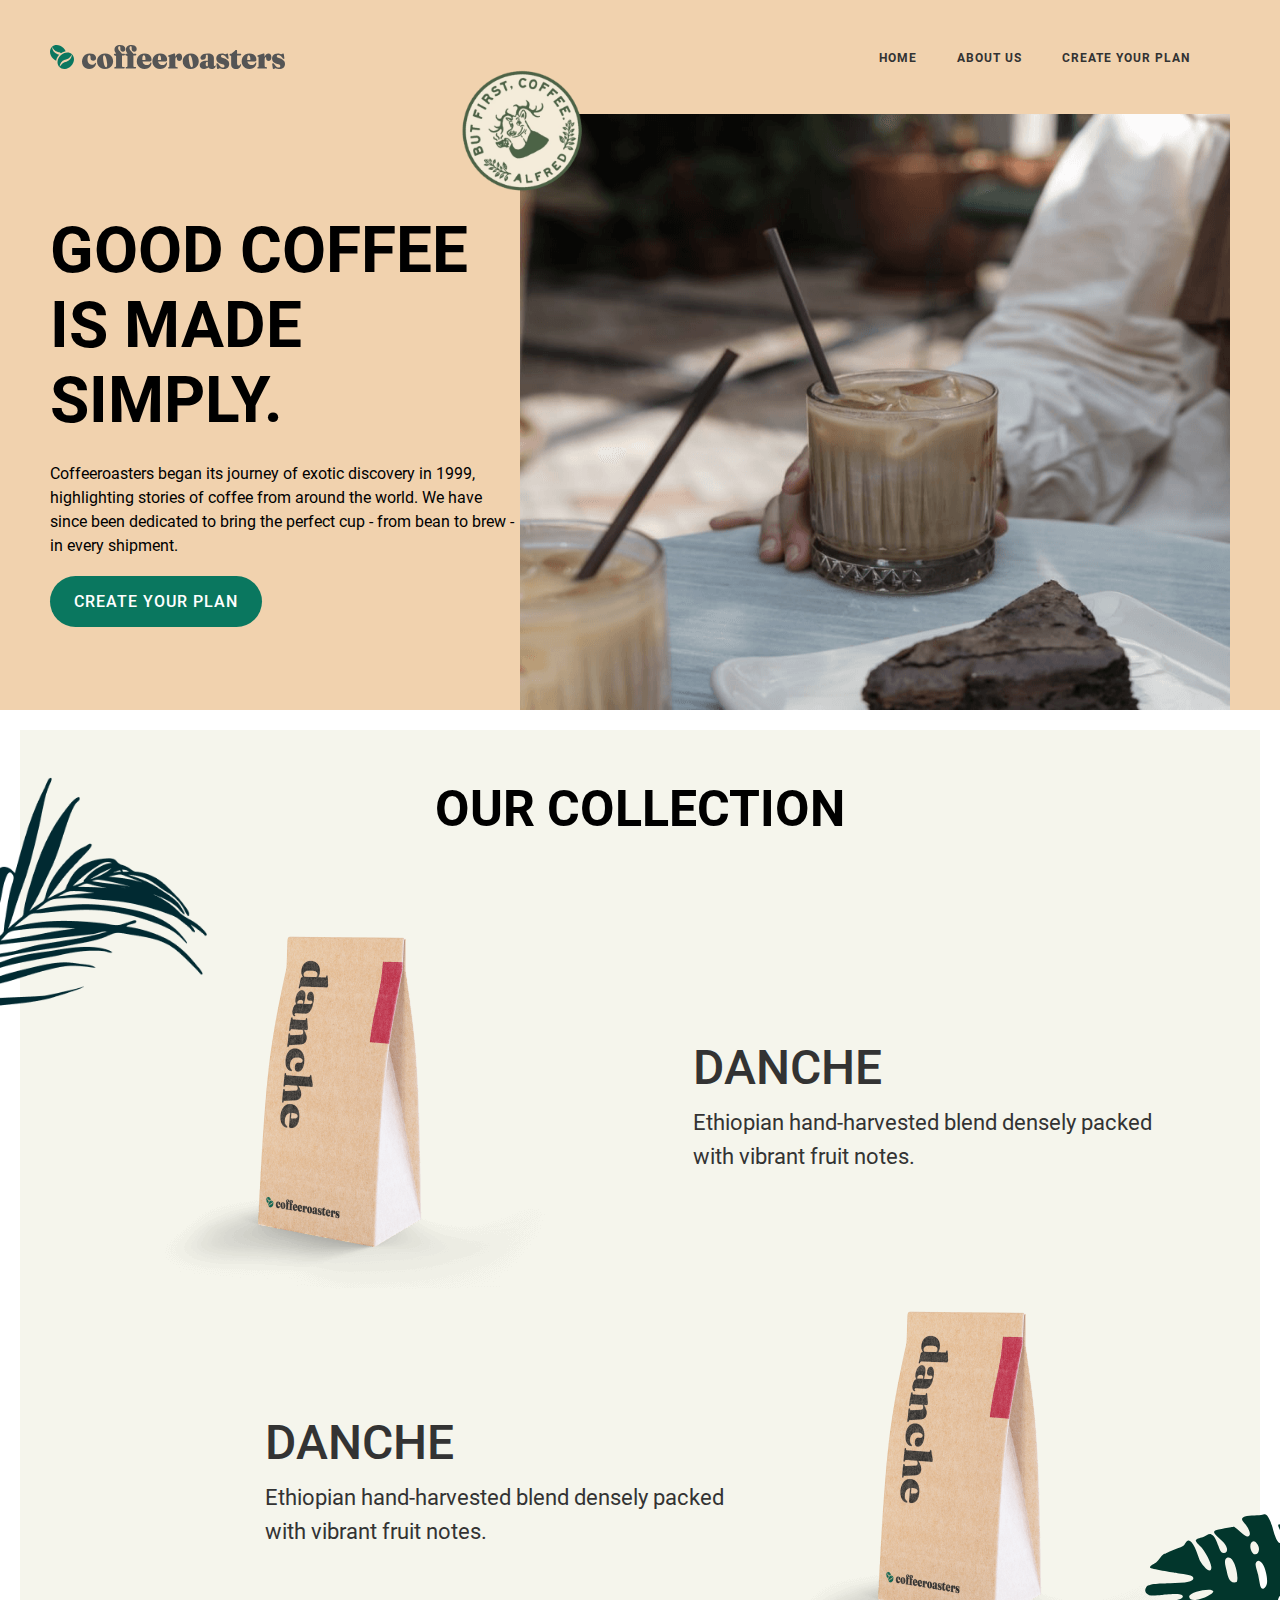
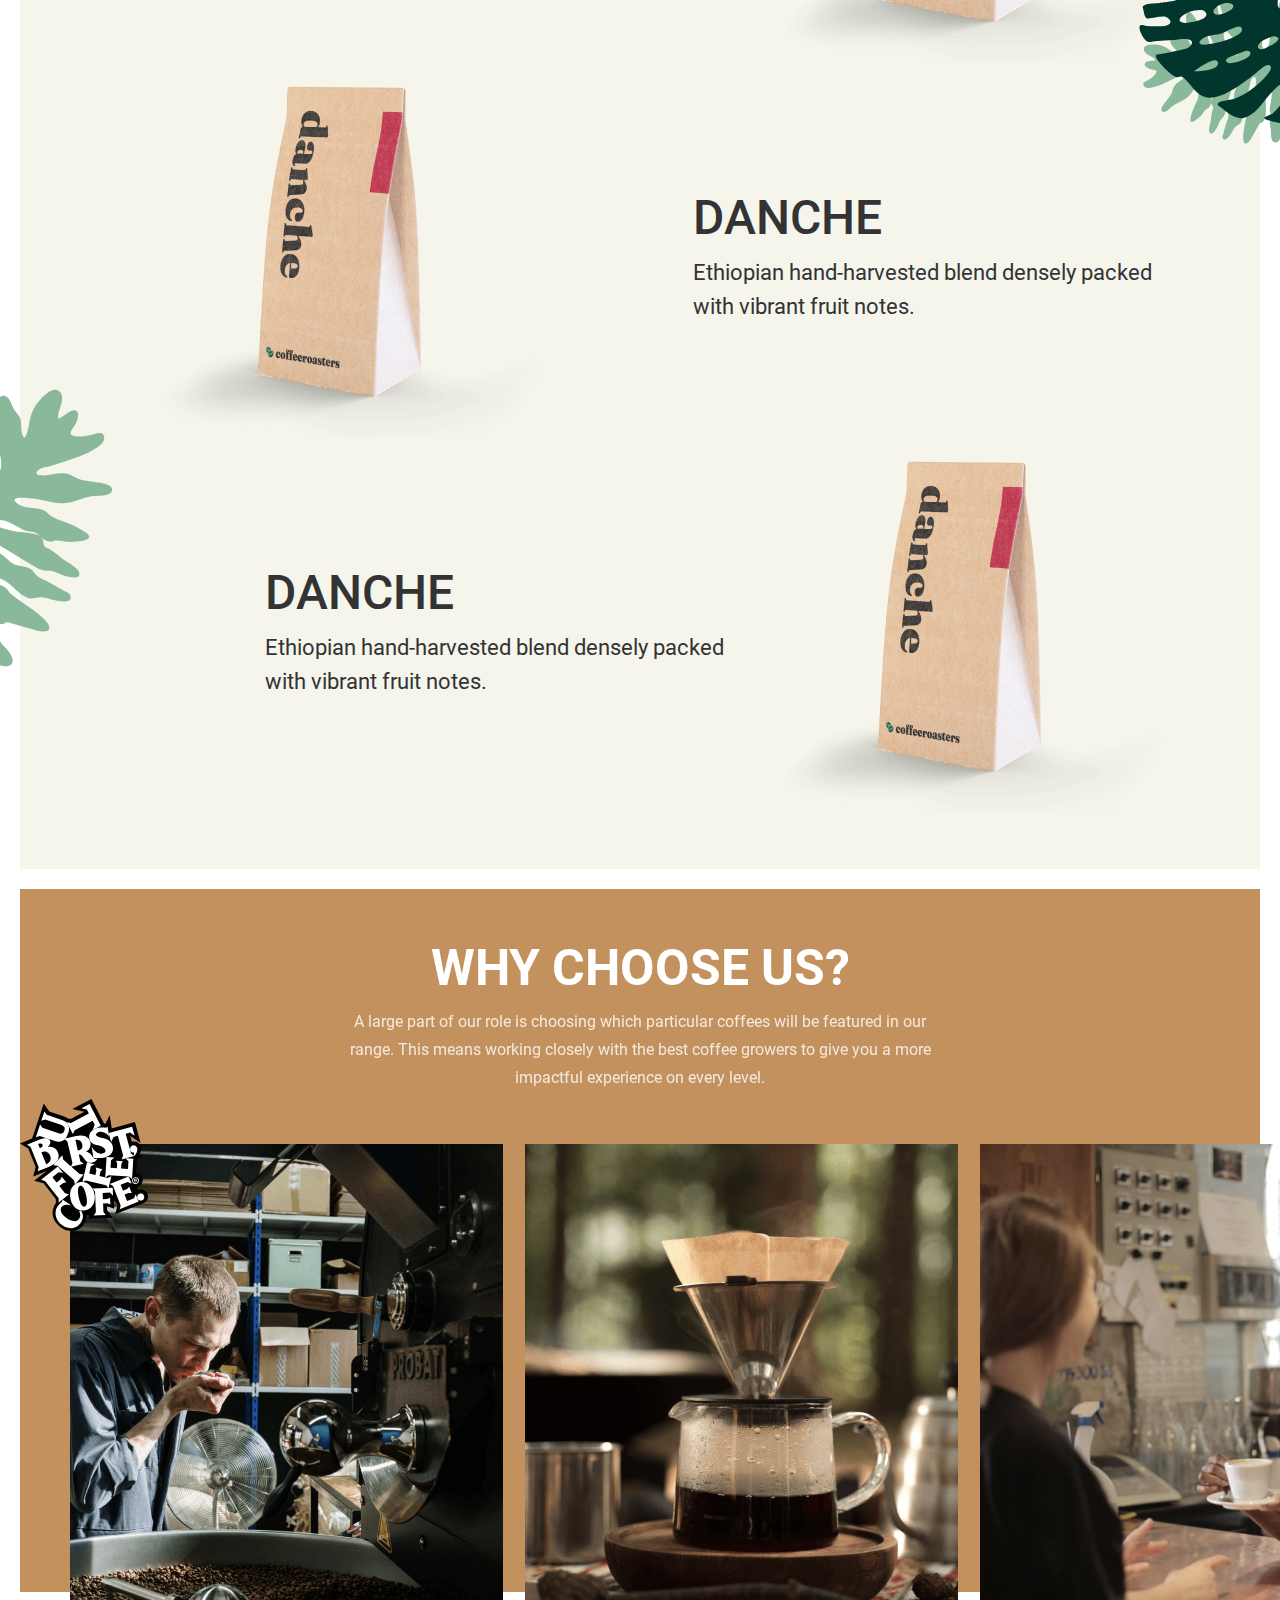
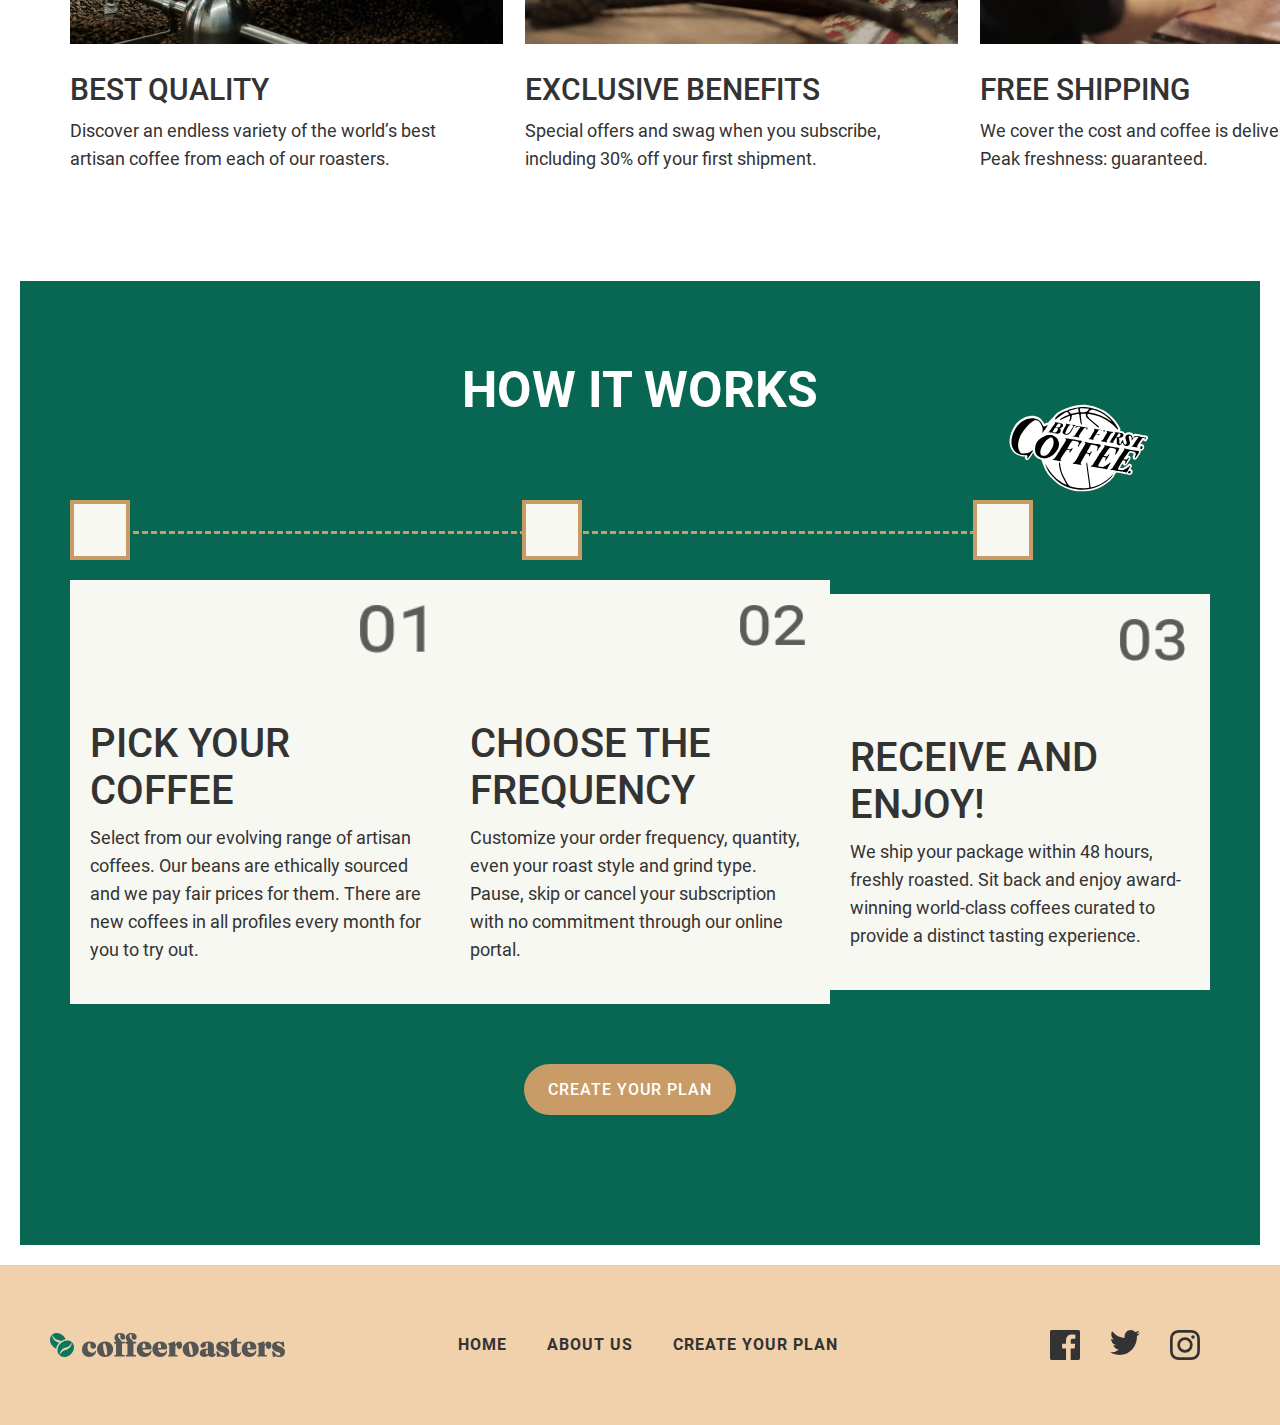
<file: index.html>
<!DOCTYPE html>
<html lang="en">

<head>
    <meta charset="UTF-8">
    <meta http-equiv="X-UA-Compatible" content="IE=edge">
    <meta name="viewport" content="width=device-width, initial-scale=1.0">
    <title>cofferoasters</title>
    <!-- <link rel="stylesheet" href="./css/normalize.css"> -->
    <!-- <link rel="stylesheet" href="./css/main.css"> -->
    <link rel="stylesheet" href="./css/main.min.css">
</head>

<body>

    <!-- site header begin -->
    <header class="site-header">
        <div class="container">
            <div class="header-box">
                <a class="site-logo" href="./index.html">
                    <img src="./images/logo.svg" width="235" height="24" alt="logo of site">
                </a>

                <nav class="site-nav">
                    <ul class="nav-list">
                        <li class="nav-item">
                            <a class="nav-link" href="#">
                                HOME
                            </a>
                        </li>

                        <li class="nav-item">
                            <a class="nav-link" href="./about.html">
                                ABOUT US
                            </a>
                        </li>

                        <li class="nav-item">
                            <a class="nav-link" href="./plan.html">
                                Create your plan
                            </a>
                        </li>
                    </ul>
                </nav>

            </div>
        </div>
    </header>
    <!-- site header end -->

    <!-- main part begin -->

    <main>
        <!-- hero section begin  -->
        <section class="hero">
            <h1 class="visually-hidden">coffee</h1>
            <div class="container">
                <div class="hero-box">
                    <div class="hero-content">
                        <h2 class="hero-topic">Good coffee <br>
                            is made simply.</h2>

                        <p class="hero-text text">
                            Coffeeroasters began its journey of exotic discovery in 1999, highlighting stories of coffee
                            from around the world. We have since been dedicated to bring the perfect cup - from bean to
                            brew - in every shipment.
                        </p>

                        <div class="link">
                            <a class="plan" href="#">Create your plan</a>
                        </div>


                    </div>

                    <div class="wrapper">
                        <img class="hero-img" src="./images/simply.png" width="710" height="696" alt="makin coffe">

                    </div>

                </div>
            </div>
        </section>
        <!-- hero section end  -->

        <!-- collection section begin  -->

        <section class="collection">
            <div class="container">
                <div class="collection-box">
                    <h2 class="collection-topic">
                        our collection
                    </h2>

                    <ul class="collection-list">

                        <li class="collection-item">

                            <div class="collection-img">
                                <img src="./images/danche.png" width="450" height="375" alt="danche">
                            </div>

                            <div class="collection-content-box middle">
                                <h3 class="collection-item-topic">
                                    Danche
                                </h3>

                                <p class="collection-item-text">
                                    Ethiopian hand-harvested blend densely packed with vibrant fruit notes.
                                </p>
                            </div>

                        </li>

                        <li class="collection-item">

                            <div class="collection-img">
                                <img src="./images/danche.png" width="450" height="375" alt="danche">
                            </div>

                            <div class="collection-content-box">
                                <h3 class="collection-item-topic">
                                    Danche
                                </h3>

                                <p class="collection-item-text">
                                    Ethiopian hand-harvested blend densely packed with vibrant fruit notes.
                                </p>
                            </div>

                        </li>

                        <li class="collection-item">

                            <div class="collection-img">
                                <img src="./images/danche.png" width="450" height="375" alt="danche">
                            </div>

                            <div class="collection-content-box middle">
                                <h3 class="collection-item-topic">
                                    Danche
                                </h3>

                                <p class="collection-item-text">
                                    Ethiopian hand-harvested blend densely packed with vibrant fruit notes.
                                </p>
                            </div>

                        </li>

                        <li class="collection-item">

                            <div class="collection-img">
                                <img src="./images/danche.png" width="450" height="375" alt="danche">
                            </div>

                            <div class="collection-content-box">
                                <h3 class="collection-item-topic">
                                    Danche
                                </h3>

                                <p class="collection-item-text">
                                    Ethiopian hand-harvested blend densely packed with vibrant fruit notes.
                                </p>
                            </div>

                        </li>


                    </ul>
                </div>
            </div>
        </section>


        <!-- collection section end  -->


        <!-- choose us section -->


        <section class="choose-us">
            <div class="container">
                <div class="choose-us-box choose-box">

                    <div class="choose-us-content">
                        <h2 class="choose-box-topic">
                            Why choose us?
                        </h2>

                        <p class="choose-box-text">
                            A large part of our role is choosing which particular coffees will be featured
                            in our range. This means working closely with the best coffee growers to give
                            you a more impactful experience on every level.
                        </p>

                    </div>

                    <ul class="choose-box-list">
                        <li class="choose-box-item">

                            <div class="item-content item-content-active">
                                <h3 class="choose-box-item-topic">
                                    Best quality
                                </h3>

                                <p class="choose-box-item-text">
                                    Discover an endless variety of the world’s best artisan coffee from each of our
                                    roasters.
                                </p>
                            </div>



                        </li>

                        <li class="choose-box-item">

                            <div class="item-content">
                                <h3 class="choose-box-item-topic">
                                    Exclusive benefits
                                </h3>

                                <p class="choose-box-item-text">
                                    Special offers and swag when you subscribe, including 30% off your first shipment.
                                </p>
                            </div>



                        </li>

                        <li class="choose-box-item">

                            <div class="item-content">
                                <h3 class="choose-box-item-topic">
                                    Free shipping
                                </h3>

                                <p class="choose-box-item-text">
                                    We cover the cost and coffee is delivered fast. Peak freshness: guaranteed.
                                </p>
                            </div>



                        </li>

                    </ul>

                </div>
            </div>
        </section>

        <!-- choose us section -->




        <!-- how it works section begin  -->

        <section class="choose">
            <div class="container">
                <div class="choose-box">

                    <h2 class="choose-box-title">
                        How it works
                    </h2>

                    <span class="choose-lini"></span>
                    <div class="choose-line">
                        <span class="choose-liner"></span>

                        <span class="choose-liner"></span>

                        <span class="choose-liner"></span>

                    </div>



                    <ul class="choose-list">
                        <li class="choose-item">
                            <h3 class="choose-topic">
                                <a class="choose-link" href="#">Pick your <br> coffee </a>

                            </h3>

                            <p class="choose-text">
                                Select from our evolving range of artisan coffees. Our beans are ethically sourced and
                                we pay fair prices for them. There are new coffees in all profiles every month for you
                                to try out.
                            </p>

                        </li>

                        <li class="choose-item">
                            <h3 class="choose-topic">
                                <a class="choose-link" href="#">Choose the frequency</a>

                            </h3>

                            <p class="choose-text">
                                Customize your order frequency, quantity, even your roast style and grind type. Pause,
                                skip or cancel your subscription with no commitment through our online portal.
                            </p>

                        </li>

                        <li class="choose-item">
                            <h3 class="choose-topic">
                                <a class="choose-link" href="#">Receive and enjoy!</a>

                            </h3>

                            <p class="choose-text">
                                We ship your package within 48 hours, freshly roasted. Sit back and enjoy award-winning
                                world-class coffees curated to provide a distinct tasting experience.
                            </p>

                        </li>




                    </ul>


                    <div class="creatend">

                        <button class="creat-link button-modal js-modal-open-button" type="button">
                            Create your plan
                        </button>

                       
                    </div>


                </div>
            </div>
        </section>


        <!-- how it works section end  -->





    </main>


    <!-- footer part begin  -->


    <footer class="site-footer">
        <div class="container">

            <div class="footer-content">

                <a class="logo" href="./index.html"> <img src="./images/logo.svg" alt="site logo">
                </a>


                <ul class="footer-list">
                    <li class="footer-item">
                        <a class="footer-link" href="./index.html">HOME</a>
                    </li>

                    <li class="footer-item">
                        <a class="footer-link" href="./about.html">ABOUT US</a>
                    </li>

                    <li class="footer-item">

                        <a class="footer-link" href="./plan.html">Create your plan</a>
                        
                    </li>


                </ul>
                <ul class="network-list">
                    <li class="network-item">
                        <a class="footer-link" href="#"> <img src="./images/facebook.svg" width="30" height="30"
                                alt="facebook"> </a>
                    </li>

                    <li class="network-item">
                        <a class="footer-link" href="#"> <img src="./images/twitter.svg" width="30" height="25"
                                alt="twitter"> </a>
                    </li>

                    <li class="network-item">
                        <a class="footer-link" href="#"> <img src="./images/insta.svg" width="30" height="30"
                                alt="instagram"> </a>
                    </li>

                </ul>

            </div>

        </div>
    </footer>


    <!-- footer part end  -->



    <!-- modal  -->



    <div class="modal">
        <div class="modal-window">
            <div class="modal-top">
                <h2 class="modal-tittle">
                    order Summary
                </h2>
            </div>

            <div class="modal-content">
                <p class="content-modal-top">
                    “I drink my coffee as <span class="type">Filter</span> , with a <span class="type">Decaf</span>
                    type of bean <span class="type"> 250g</span> ground ala <span class="type">Cafetiére</span> , sent
                    to me <span class="type"> Every Week</span>.”
                </p>

                <p class="content-modal-end-text">
                    Is this correct? You can proceed to checkout or go back to plan selection if something is off.
                    Subscription discount codes can also be redeemed at the checkout.
                </p>

                <div class="modal-end">
                    <p class="price">
                        $14.00/ mo
                    </p>

                    <button class="js-close-modal" type="button">Checkout</button>
                </div>

            </div>


        </div>

    </div>


    <script src="./js/main.js"></script>
</body>

</html>
</file>
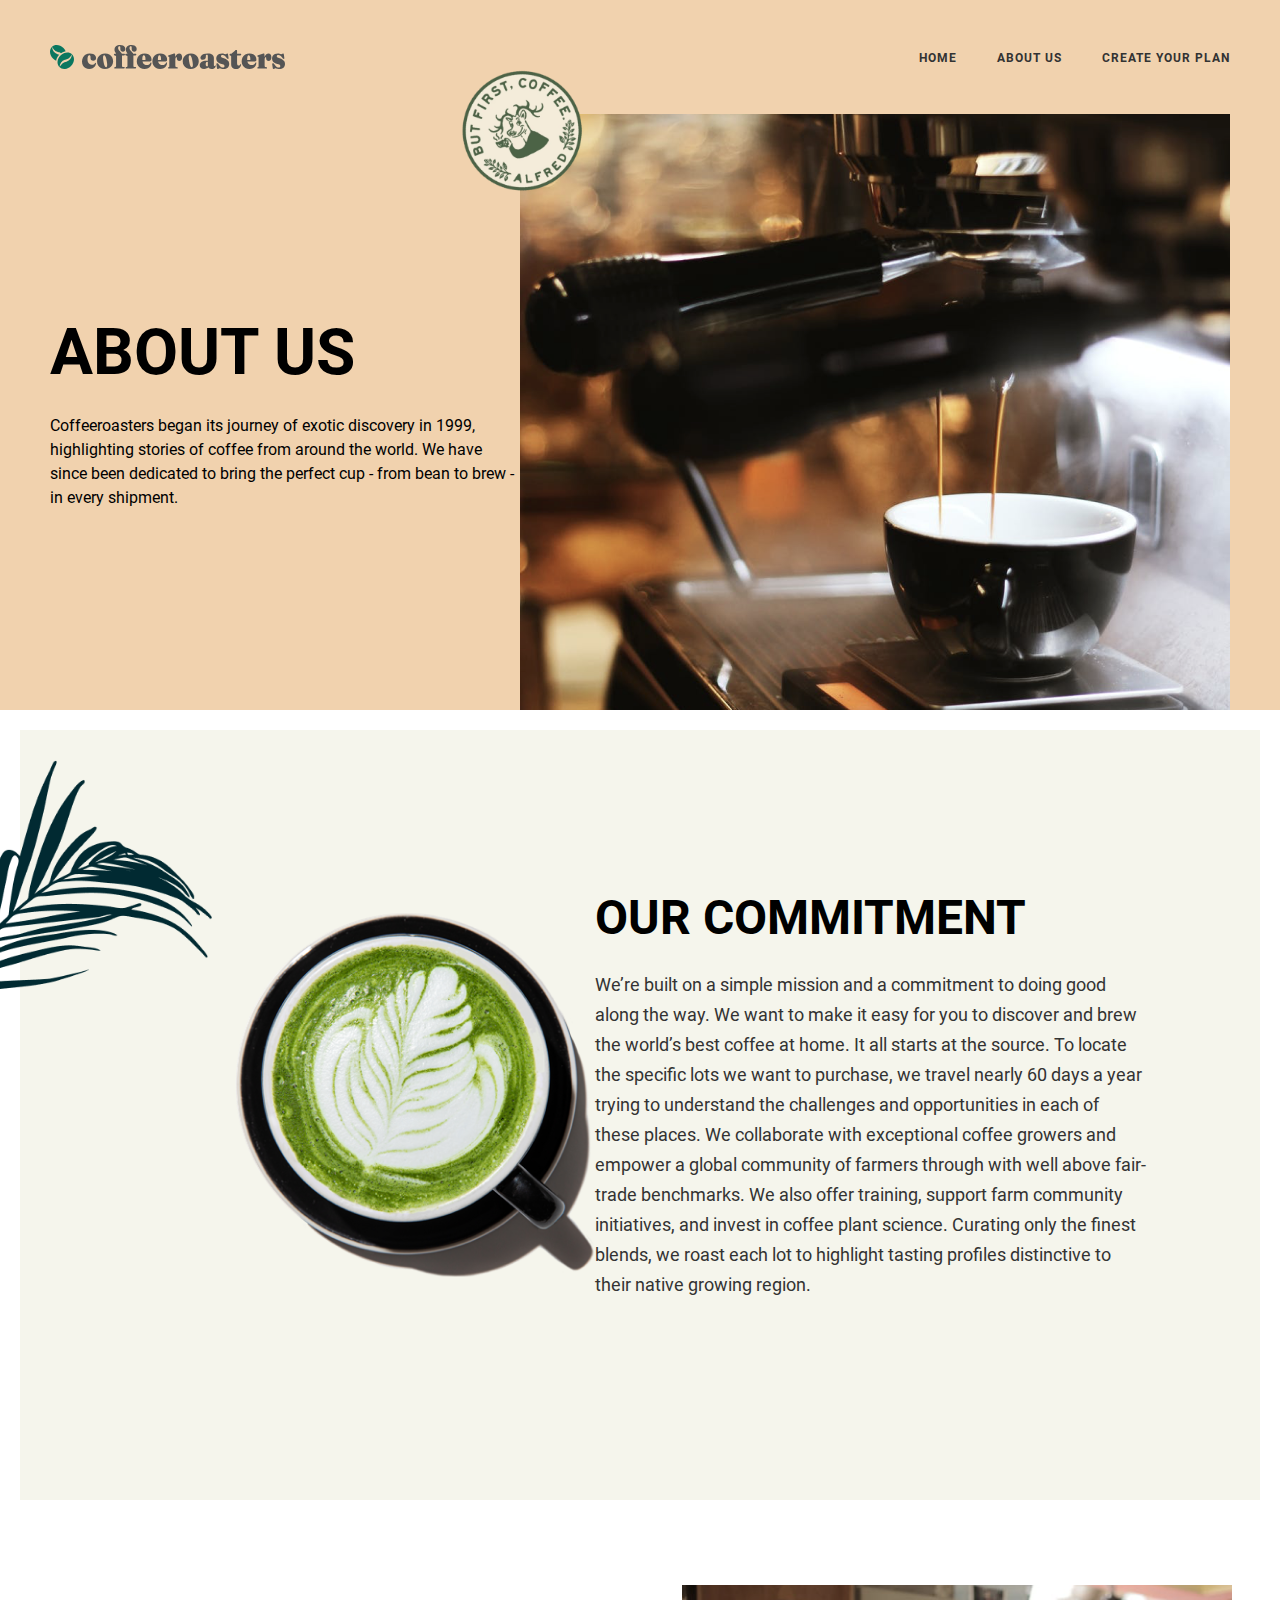
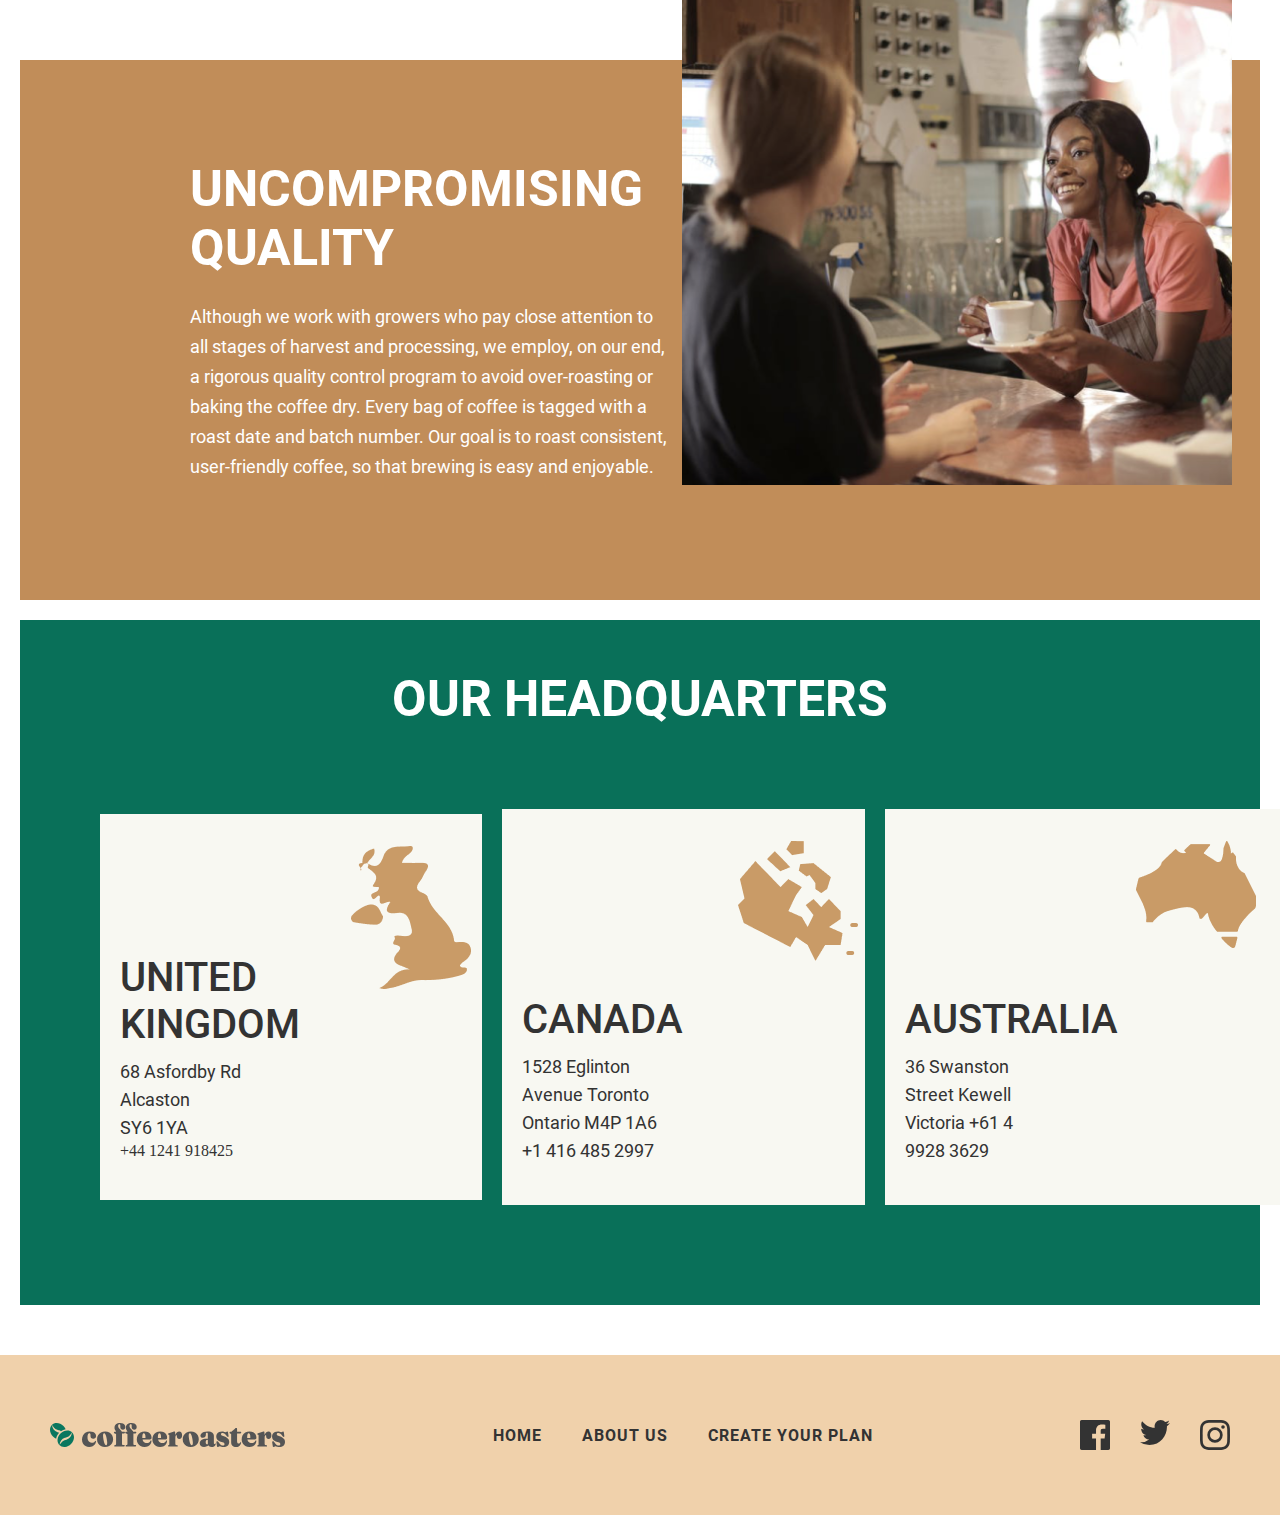
<file: about.html>
<!DOCTYPE html>
<html lang="en">

<head>
    <meta charset="UTF-8">
    <meta http-equiv="X-UA-Compatible" content="IE=edge">
    <meta name="viewport" content="width=device-width, initial-scale=1.0">
    <title>cofferoasters</title>
    <link rel="stylesheet" href="./css/main.css">
</head>

<body>
    <!-- site header begin -->
    <header class="site-header">
        <div class="container">
            <div class="header-box">
                <a class="site-logo" href="./index.html">
                    <img src="./images/logo.svg" width="235" height="24" alt="logo of site">
                </a>

                <nav class="site-nav">
                    <ul class="nav-list">
                        <li class="nav-item">
                            <a class="nav-link" href="./index.html">
                                HOME
                            </a>
                        </li>

                        <li class="nav-item">
                            <a class="nav-link" href="./about.html">
                                ABOUT US
                            </a>
                        </li>

                        <li class="nav-item">
                            <a class="nav-link" href="./plan.html">
                                Create your plan
                            </a>
                        </li>
                    </ul>
                </nav>

            </div>
        </div>
    </header>
    <!-- site header end -->

    <!-- main part begin -->

    <main>
        <!-- hero section begin  -->
        <section class="hero">
            <div class="container">
                <div class="hero-box">
                    <div class="hero-content">
                        <h2 class="hero-topic">About Us</h2>

                        <p class="hero-text">
                            Coffeeroasters began its journey of exotic discovery in 1999, highlighting stories of coffee
                            from around the world. We have since been dedicated to bring the perfect cup - from bean to
                            brew - in every shipment.
                        </p>
                    </div>

                    <div class="wrapper">
                        <img class="hero-img" src="./images/making-cofee.png" width="710" height="596"
                            alt="makin coffe">

                        <!-- <img class="alfred" src="./images/alfred.png" width="160" height="160" alt="logo coffe"> -->

                    </div>

                </div>
            </div>
        </section>
        <!-- hero section end  -->


        <!-- our commitment section begin -->

        <section class="commitment">
            <div class="container">
                <div class="commitment-box">
                    <div class="commitment-img">
                        <img src="./images/coffe.png" width="360" height="364" alt="coffe">
                    </div>


                    <div class="commitment-content">
                        <h2 class="commitment-topic">
                            Our commitment
                        </h2>

                        <p class="commitment-text">
                            We’re built on a simple mission and a commitment to doing good along the way. We want to
                            make it easy for you to discover and brew the world’s best coffee at home. It all starts at
                            the source. To locate the specific lots we want to purchase, we travel nearly 60 days a year
                            trying to understand the challenges and opportunities in each of these places. We
                            collaborate with exceptional coffee growers and empower a global community of farmers
                            through with well above fair-trade benchmarks. We also offer training, support farm
                            community initiatives, and invest in coffee plant science. Curating only the finest blends,
                            we roast each lot to highlight tasting profiles distinctive to their native growing region.
                        </p>
                    </div>
                </div>
            </div>
        </section>

        <!-- our commitment section begin -->

        <!-- quality section begin  -->

        <section class="quality">
            <div class="container">
                <div class="quality-box">
                    <div class="quality-content">
                        <h2 class="quality-topic">
                            Uncompromising quality
                        </h2>

                        <p class="quality-text">
                            Although we work with growers who pay close attention to all stages of harvest and
                            processing, we employ, on our end, a rigorous quality control program to avoid over-roasting
                            or baking the coffee dry. Every bag of coffee is tagged with a roast date and batch number.
                            Our goal is to roast consistent, user-friendly coffee, so that brewing is easy and
                            enjoyable.
                        </p>
                    </div>

                    <div class="quality-img">
                        <img class="img-quality" src="./images/girls.png" width="550" height="500" alt="girls drink coffe">
                    </div>
                </div>
            </div>
        </section>

        <!-- quality section end  -->


        <!-- our headquarters section begin  -->

        <section class="headquarter">
            <div class="container">
                <div class="headquarter-box">
                    <h2 class="headquarter-topic">
                        Our headquarters
                    </h2>

                    <ul class="headquarter-list">
                        <li class="headquarter-item">
                            <h3 class="item-topic">
                                <a class="link-map" href="https://www.google.com/maps/place/%D0%92%D0%B5%D0%BB%D0%B8%D0%BA%D0%BE%D0%B1%D1%80%D0%B8%D1%82%D0%B0%D0%BD%D0%B8%D1%8F/@52.8426107,-7.4382631,5.78z/data=!4m5!3m4!1s0x25a3b1142c791a9:0xc4f8a0433288257a!8m2!3d55.378051!4d-3.435973">United Kingdom</a>
                                
                            </h3>

                            <div class="content">
                                <address class="item-text">
                                    <a class="link-item" href="https://www.google.com/maps/search/68+asfordby+rd+alcaston+sy6+1ya/@52.766688,-0.9027743,15z/data=!3m1!4b1">
                                        68 Asfordby Rd
                                    Alcaston <br>
                                    SY6 1YA <br>
                                    </a>
                                    
                                </address>
                                <a class="link-tel" href="tel:+441241918425">+44 1241 918425</a> 
                            </div>

                        </li>

                        <li class="headquarter-item canada">
                            <h3 class="item-topic">
                             <a class="link-map" href="https://www.google.com/maps/place/%D0%9A%D0%B0%D0%BD%D0%B0%D0%B4%D0%B0/@50.8054778,-130.3581249,3z/data=!3m1!4b1!4m5!3m4!1s0x4b0d03d337cc6ad9:0x9968b72aa2438fa5!8m2!3d56.130366!4d-106.346771" >  Canada </a>
                            </h3>

                            <div class="content">
                                <address class="item-text">
                                    <a class="link-item" href="https://www.google.com/maps/place/1528+Eglinton+Ave+E,+Toronto,+ON,+%D0%9A%D0%B0%D0%BD%D0%B0%D0%B4%D0%B0/@37.6053489,-107.3211284,3.52z/data=!4m5!3m4!1s0x89d4cd2025a3a07f:0xec2e4385226074bd!8m2!3d43.7150218!4d-79.3583702">
                                        1528  Eglinton Avenue
                                    Toronto 
                                    Ontario M4P 1A6
                                    </a>
                                    
                                    
                                    <a class="link-tel" href="tel:+141648529975">+1 416 485 2997</a>
                                </address>
                            </div>
                        </li>

                        <li class="headquarter-item canada">
                            <h3 class="item-topic">
                                <a class="link-map" href="https://www.google.com/maps/place/%D0%90%D0%B2%D1%81%D1%82%D1%80%D0%B0%D0%BB%D0%B8%D1%8F/@-20.9947189,95.0566028,3z/data=!3m1!4b1!4m5!3m4!1s0x2b2bfd076787c5df:0x538267a1955b1352!8m2!3d-25.274398!4d133.775136">Australia
                                  
                                </a>
                            </h3>

                            <div class="content">
                                <address class="item-text">
                                   <a class="link-item" href="https://www.google.com/maps/search/36+Swanston+Street+Kewell+Victoria/@-36.7262088,142.3331936,7.17z"> 36 Swanston Street
                                    Kewell
                                    Victoria</a>
                                    
                                    <a class="link-tel" href="tel:+61499283629">+61 4 9928 3629</a>
                                </address>
                            </div>
                        </li>

                    </ul>
                </div>
            </div>
        </section>


        <!-- our headquarters section end  -->

    </main>
    <!-- main part end-->

    <!-- footer part begin  -->


    <footer class="site-footer">
        <div class="container">

            <div class="footer-content">

                <a class="logo" href="./index.html"> <img src="./images/logo.svg" alt="site logo">
                </a>


                <ul class="footer-list">
                    <li class="footer-item">
                        <a class="footer-link" href="./index.html">HOME</a>
                    </li>

                    <li class="footer-item">
                        <a class="footer-link" href="./about.html">ABOUT US</a>
                    </li>

                    <li class="footer-item">
                        <a class="footer-link" href="./plan.html">Create your plan</a>
                    </li>


                </ul>
                <ul class="network-list">
                    <li class="network-item">
                        <a class="footer-link" href="#"> <img src="./images/facebook.svg" width="30" height="30" alt="facebook"> </a>
                    </li>

                    <li class="network-item">
                        <a class="footer-link" href="#"> <img src="./images/twitter.svg" width="30" height="25" alt="twitter"> </a>
                    </li>

                    <li class="network-item">
                        <a class="footer-link" href="#"> <img src="./images/insta.svg" width="30" height="30" alt="instagram"> </a>
                    </li>

                </ul>

            </div>

        </div>
    </footer>


    <!-- footer part end  -->



</body>

</html>
</file>
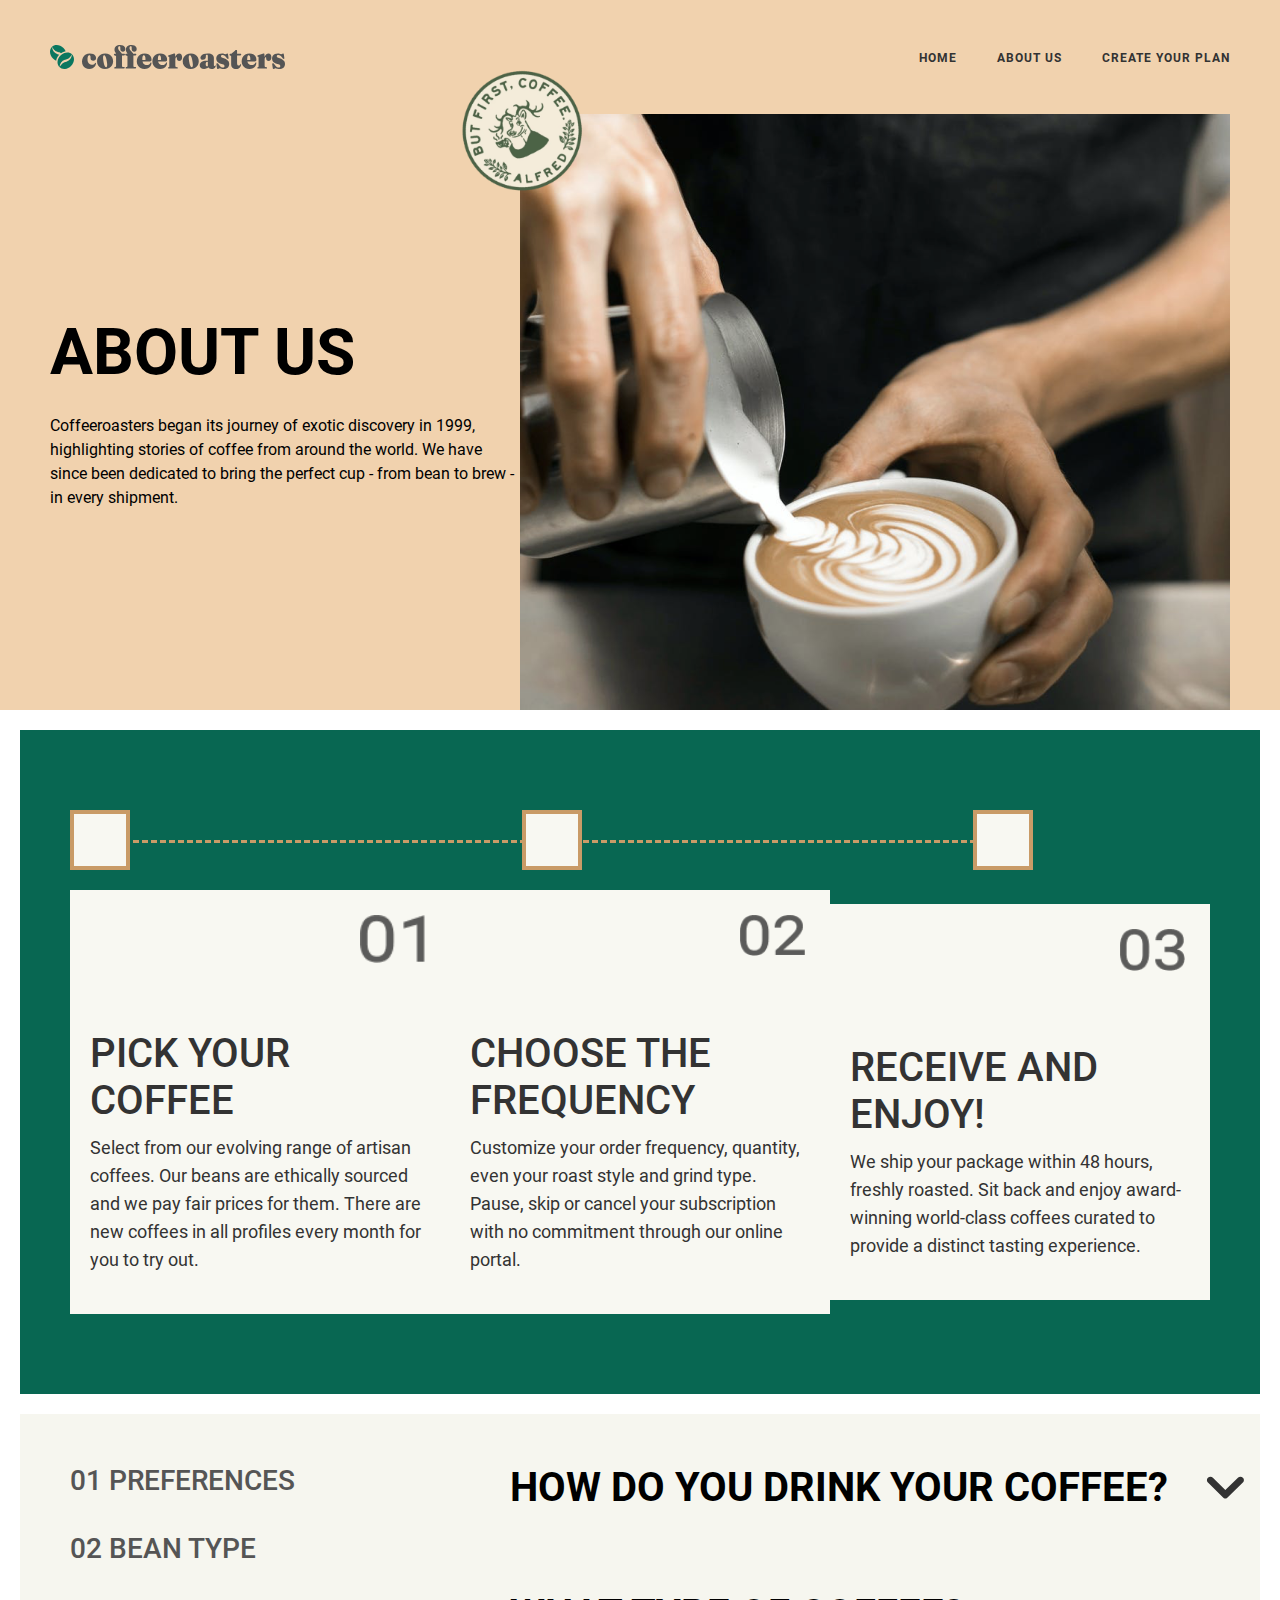
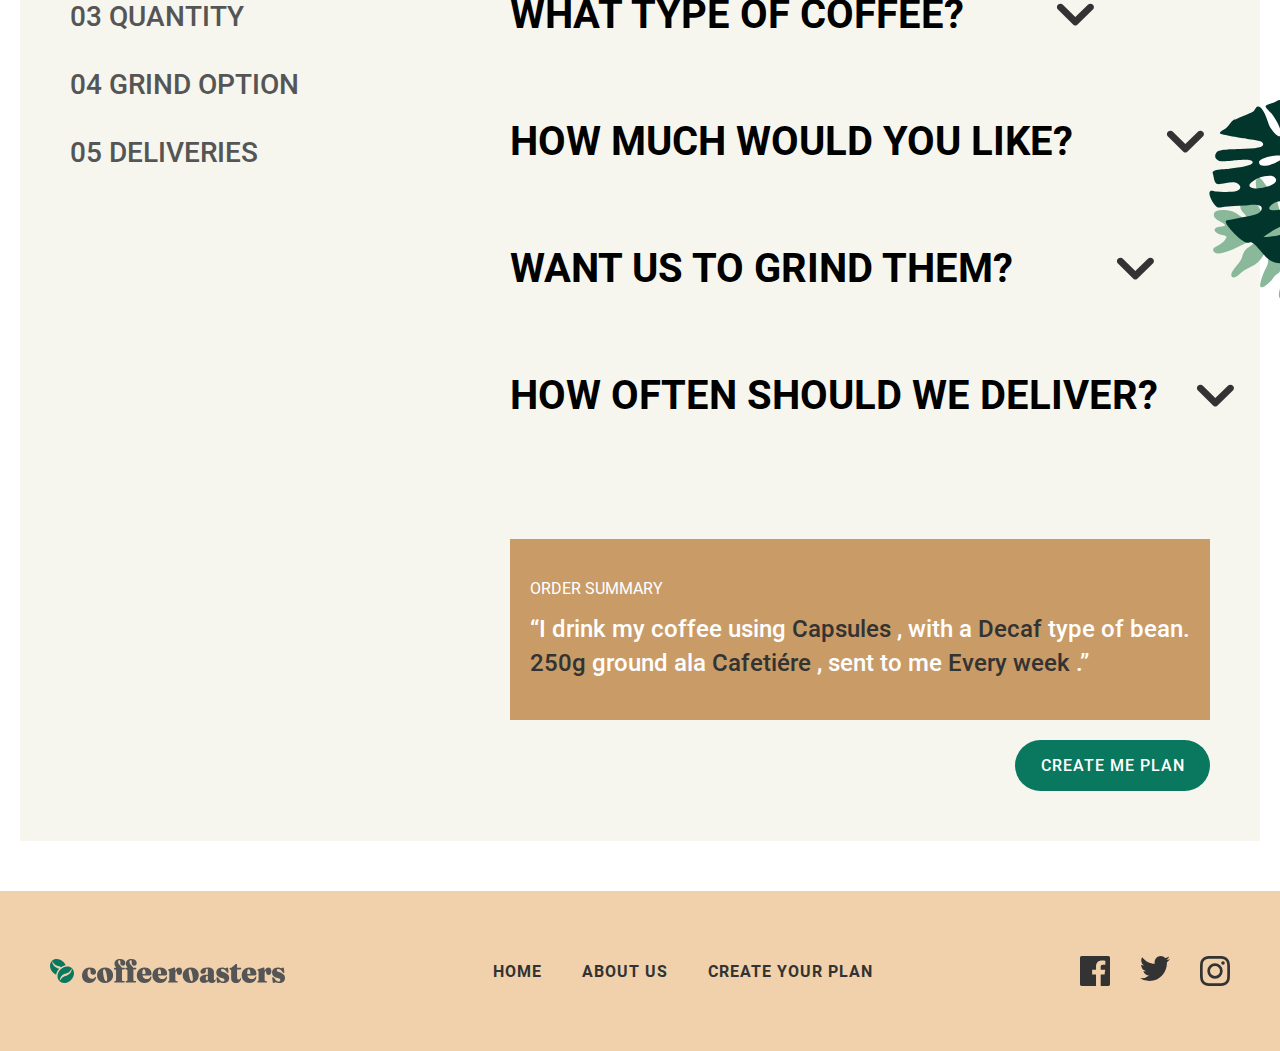
<file: plan.html>
<!DOCTYPE html>
<html lang="en">

<head>
    <meta charset="UTF-8">
    <meta http-equiv="X-UA-Compatible" content="IE=edge">
    <meta name="viewport" content="width=device-width, initial-scale=1.0">
    <title>cofferoasters</title>
    <link rel="stylesheet" href="./css/main.css">
</head>

<body>

    <!-- site header begin -->
    <header class="site-header">
        <div class="container">
            <div class="header-box">
                <a class="site-logo" href="./index.html">
                    <img src="./images/logo.svg" width="235" height="24" alt="logo of site">
                </a>

                <nav class="site-nav">
                    <ul class="nav-list">
                        <li class="nav-item">
                            <a class="nav-link" href="./index.html">
                                HOME
                            </a>
                        </li>

                        <li class="nav-item">
                            <a class="nav-link" href="./about.html">
                                ABOUT US
                            </a>
                        </li>

                        <li class="nav-item">
                            <a class="nav-link" href="./plan.html">
                                Create your plan
                            </a>
                        </li>
                    </ul>
                </nav>

            </div>
        </div>
    </header>
    <!-- site header end -->


    <!-- main part begin  -->


    <main>
        <!-- hero section begin  -->
        <section class="hero">
            <div class="container">
                <div class="hero-box">
                    <div class="hero-content">
                        <h2 class="hero-topic">About Us</h2>

                        <p class="hero-text">
                            Coffeeroasters began its journey of exotic discovery in 1999, highlighting stories of coffee
                            from around the world. We have since been dedicated to bring the perfect cup - from bean to
                            brew - in every shipment.
                        </p>
                    </div>

                    <div class="wrapper">
                        <img class="hero-img" src="./images/making.png" width="710" height="596" alt="makin coffe">

                        <!-- <img class="alfred" src="./images/alfred.png" width="160" height="160" alt="logo coffe"> -->

                    </div>

                </div>
            </div>
        </section>
        <!-- hero section end  -->


        <!-- choose section begin  -->

        <section class="choose">
            <div class="container">
                <div class="choose-box">

                    <span class="lini"></span>
                    <div class="line">
                        <span class="liner"></span>

                        <span class="liner"></span>

                        <span class="liner"></span>

                    </div>



                    <ul class="choose-list">
                        <li class="choose-item">
                            <h3 class="choose-topic">
                                <a class="choose-link" href="#">Pick your <br> coffee </a>

                            </h3>

                            <p class="choose-text">
                                Select from our evolving range of artisan coffees. Our beans are ethically sourced and
                                we pay fair prices for them. There are new coffees in all profiles every month for you
                                to try out.
                            </p>

                        </li>

                        <li class="choose-item">
                            <h3 class="choose-topic">
                                <a class="choose-link" href="#">Choose the frequency</a>

                            </h3>

                            <p class="choose-text">
                                Customize your order frequency, quantity, even your roast style and grind type. Pause,
                                skip or cancel your subscription with no commitment through our online portal.
                            </p>

                        </li>

                        <li class="choose-item">
                            <h3 class="choose-topic">
                                <a class="choose-link" href="#">Receive and enjoy!</a>

                            </h3>

                            <p class="choose-text">
                                We ship your package within 48 hours, freshly roasted. Sit back and enjoy award-winning
                                world-class coffees curated to provide a distinct tasting experience.
                            </p>

                        </li>





                    </ul>
                </div>
            </div>
        </section>


        <!-- choose section end  -->


        <!-- drinks section begin  -->

        <section class="drinks">
            <div class="container">
                <div class="drinks-content">
                    <ol class="drinks-list">
                        <li class="drinks-item">
                            <a class="drinks-link" href="#">01 Preferences</a>
                        </li>

                        <li class="drinks-item">
                            <a class="drinks-link" href="#">02 Bean Type</a>
                        </li>

                        <li class="drinks-item">
                            <a class="drinks-link" href="#">03 Quantity</a>
                        </li>

                        <li class="drinks-item">
                            <a class="drinks-link" href="#">04 Grind Option</a>
                        </li>

                        <li class="drinks-item">
                            <a class="drinks-link" href="#">05 Deliveries</a>
                        </li>

                    </ol>

                    <div class="choosing">

                        <form class="choosing-form" action="https://echo.htmlacademy.ru/courses" method="post"
                            autocomplete="off">
                            <ul class="coffe-list">
                                <li class="coffe-item decor">
                                    <details>
                                        <summary class="icon">
                                            <h3 class="coffe-topic">
                                                How do you drink your coffee?
                                            </h3>
                                        </summary>


                                        <div class="lbl-box">
                                            <label class="lbl-radio">

                                                <input class="visually-hidden" type="radio" 
                                                    name="how_do_you_drink" value="capsule">

                                                <span class="display-box">
                                                    <span class="radio-topic">Capsule</span>

                                                    <span class="radio-text">Compatible with Nespresso systems and
                                                        similar
                                                        brewers</span>
                                                </span>

                                            </label>

                                            <label class="lbl-radio">

                                                <input class="visually-hidden" type="radio" name="how_do_you_drink"
                                                    value="filter">

                                                <span class="display-box">
                                                    <span class="radio-topic">Filter</span>

                                                    <span class="radio-text">For pour over or drip methods like
                                                        Aeropress,
                                                        Chemex, and V60</span>
                                                </span>


                                            </label>


                                            <label class="lbl-radio">

                                                <input class="visually-hidden" type="radio" name="how_do_you_drink"
                                                    value="espresso">

                                                <span class="display-box">
                                                    <span class="radio-topic">Espresso</span>

                                                    <span class="radio-text">Dense and finely ground beans for an
                                                        intense,
                                                        flavorful experience

                                                    </span>
                                                </span>


                                            </label>
                                        </div>


                                    </details>

                                </li>

                                <li class="coffe-item">
                                    <details>
                                        <summary class="icon-down">
                                            <h3 class="coffe-topic">
                                                What type of coffee?
                                            </h3>
                                        </summary>


                                        <div class="lbl-box">
                                            <label class="lbl-radio">

                                                <input class="visually-hidden" type="radio" 
                                                    name="coffe_type" value="origin">

                                                <span class="display-box">
                                                    <span class="radio-topic"> Origin</span>

                                                    <span class="radio-text">Distinct, high quality coffee from a
                                                        specific
                                                        family-owned farm</span>
                                                </span>


                                            </label>

                                            <label class="lbl-radio">

                                                <input class="visually-hidden" type="radio" name="coffe_type"
                                                    value="decaf">

                                                <span class="display-box">
                                                    <span class="radio-topic">Decaf</span>

                                                    <span class="radio-text">Just like regular coffee, except the
                                                        caffeine
                                                        has been removed</span>
                                                </span>


                                            </label>


                                            <label class="lbl-radio">

                                                <input class="visually-hidden" type="radio" name="coffe_type"
                                                    value="blended">

                                                <span class="display-box">
                                                    <span class="radio-topic">Blended</span>

                                                    <span class="radio-text">Combination of two or three dark roasted
                                                        beans
                                                        of organic coffees</span>
                                                </span>


                                            </label>
                                        </div>


                                    </details>

                                </li>


                                <li class="coffe-item">
                                    <details>
                                        <summary class="ico-dow">
                                            <h3 class="coffe-topic">
                                                How much would you like?
                                            </h3>
                                        </summary>


                                        <div class="lbl-box">
                                            <label class="lbl-radio">

                                                <input class="visually-hidden" type="radio" 
                                                    name="how_much" value="250g">

                                                <span class="display-box">
                                                    <span class="radio-topic">250g</span>

                                                    <span class="radio-text">Perfect for the solo drinker. Yields about
                                                        12 delicious
                                                        cups.</span>
                                                </span>



                                            </label>

                                            <label class="lbl-radio">

                                                <input class="visually-hidden" type="radio" name="how_much"
                                                    value="500g">

                                                <span class="display-box">
                                                    <span class="radio-topic">500g</span>

                                                    <span class="radio-text">Perfect option for a couple. Yields option
                                                        about 40 delectable
                                                        cups.</span>
                                                </span>


                                            </label>


                                            <label class="lbl-radio">

                                                <input class="visually-hidden" type="radio" name="how_much"
                                                    value="1000g">

                                                <span class="display-box">
                                                    <span class="radio-topic">1000g</span>

                                                    <span class="radio-text">Perfect for offices and events. Yields
                                                        about 90 delightful cups.</span>
                                                </span>


                                            </label>
                                        </div>


                                    </details>

                                </li>


                                <li class="coffe-item">
                                    <details>
                                        <summary class="icodown">
                                            <h3 class="coffe-topic">
                                                Want us to grind them?
                                            </h3>
                                        </summary>


                                        <div class="lbl-box">
                                            <label class="lbl-radio">

                                                <input class="visually-hidden" type="radio" 
                                                    name="grind" value="wholebean">

                                                <span class="display-box">
                                                    <span class="radio-topic">Wholebean</span>

                                                    <span class="radio-text">Best choice if you cherish the full
                                                        experience</span>
                                                </span>


                                            </label>

                                            <label class="lbl-radio">

                                                <input class="visually-hidden" type="radio" name="grind" value="filter">

                                                <span class="display-box">
                                                    <span class="radio-topic">Filter</span>

                                                    <span class="radio-text">For drip or pour-over coffee methods such
                                                        as
                                                        V60 or Aeropress</span>
                                                </span>


                                            </label>


                                            <label class="lbl-radio">

                                                <input class="visually-hidden" type="radio" name="grind"
                                                    value="Cafetiére">

                                                <span class="display-box">
                                                    <span class="radio-topic">Cafetiére</span>

                                                    <span class="radio-text">Course ground beans specially suited for
                                                        french press coffee</span>
                                                </span>


                                            </label>
                                        </div>


                                    </details>

                                </li>

                                <li class="coffe-item">
                                    <details>
                                        <summary class="down-icon">
                                            <h3 class="coffe-topic">
                                                How often should we deliver?
                                            </h3>
                                        </summary>


                                        <div class="lbl-box">
                                            <label class="lbl-radio">

                                                <input class="visually-hidden" type="radio" 
                                                    name="delivery" value="Every week">

                                                <span class="display-box">
                                                    <span class="radio-topic">Every <br> week</span>

                                                    <span class="radio-text">$7.20 per shipment. Includes free
                                                        first-class
                                                        shipping.</span>
                                                </span>

                                            </label>

                                            <label class="lbl-radio">

                                                <input class="visually-hidden" type="radio" name="delivery"
                                                    value="every _2_weeks">

                                                <span class="display-box">
                                                    <span class="radio-topic">Every 2 weeks</span>

                                                    <span class="radio-text">$9.60 per shipment. Includes free priority
                                                        shipping.</span>
                                                </span>


                                            </label>


                                            <label class="lbl-radio">

                                                <input class="visually-hidden" type="radio" name="delivery"
                                                    value="every_month">

                                                <span class="display-box">
                                                    <span class="radio-topic end-dec">Every month</span>

                                                    <span class="radio-text">$12.00 per shipment. Includes free priority
                                                        shipping.</span>
                                                </span>


                                            </label>
                                        </div>


                                    </details>

                                </li>

                            </ul>

                            <div class="summary">
                                <p class="summary-topic">
                                    Order Summary
                                </p>

                                <p class="summary-text">“I drink my coffee using <span class="capsules">Capsules</span>
                                    , with a <span class="capsules"> Decaf</span> type of bean. <span class="capsules">
                                        250g
                                    </span> ground ala <span class="capsules"> Cafetiére </span>
                                    , sent to me <span class="capsules"> Every week </span> .”
                                </p>
                            </div>

                            <button class="summary-link" type="submit">Create me plan</button>

                        </form>




                    </div>






                </div>


            </div>

        </section>

        <!-- drinks section begin  -->



    </main>





    <!-- main part begin  -->


    <!-- footer part begin  -->
    <footer class="site-footer">
        <div class="container">

            <div class="footer-content">

                <a class="logo" href="./index.html"> <img src="./images/logo.svg" alt="site logo">
                </a>


                <ul class="footer-list">
                    <li class="footer-item">
                        <a class="footer-link" href="./index.html">HOME</a>
                    </li>

                    <li class="footer-item">
                        <a class="footer-link" href="#">ABOUT US</a>
                    </li>

                    <li class="footer-item">
                        <a class="footer-link" href="#">Create your plan</a>
                    </li>


                </ul>
                <ul class="network-list">
                    <li class="network-item">
                        <a class="footer-link" href="#"> <img src="./images/facebook.svg" width="30" height="30"
                                alt="facebook"> </a>
                    </li>

                    <li class="network-item">
                        <a class="footer-link" href="#"> <img src="./images/twitter.svg" width="30" height="25"
                                alt="twitter"> </a>
                    </li>

                    <li class="network-item">
                        <a class="footer-link" href="#"> <img src="./images/insta.svg" width="30" height="30"
                                alt="instagram"> </a>
                    </li>

                </ul>

            </div>

        </div>
    </footer>
    <!-- footer part end  -->


</body>

</html>
</file>
<file: css/main.css>
/*
* Prefixed by https://autoprefixer.github.io
* PostCSS: v8.4.14,
* Autoprefixer: v10.4.7
* Browsers: last 4 version
*/

@font-face {
    font-family: 'Roboto';
    font-style: normal;
    font-weight: 400;
    src: url('../fonts/roboto-v30-latin-regular.woff2') format('woff2'),
        url('../fonts/roboto-v30-latin-regular.woff') format('woff');
}

@font-face {
    font-family: 'Roboto';
    font-style: normal;
    font-weight: 500;
    src: url('../fonts/roboto-v30-latin-500.woff2') format('woff2'),
        url('../fonts/roboto-v30-latin-500.woff') format('woff');
}

@font-face {
    font-family: 'Roboto';
    font-style: normal;
    font-weight: 700;
    src: url('../fonts/roboto-v30-latin-700.woff2') format('woff2'),
        url('../fonts/roboto-v30-latin-700.woff') format('woff');
}

* {
    -webkit-box-sizing: border-box;
            box-sizing: border-box;
}

body {
    margin: 0;
    padding: 0;

}

.container {
    max-width: 1440px;
    margin: 0 auto;
    padding: 0 50px;
}

.visually-hidden {
    position: absolute;
    width: 1px;
    height: 1px;
    margin: -1px;
    border: 0;
    padding: 0;
    white-space: nowrap;
    -webkit-clip-path: inset(100%);
            clip-path: inset(100%);
    clip: rect(0 0 0 0);
    overflow: hidden;
}

img {
    vertical-align: middle;
}


.description {
    margin-bottom: 34px;
}

.link {
    margin-top: 34px;
}

.plan {

    padding: 16px 24px;
    font-family: 'Roboto';
    font-style: normal;
    font-weight: 500;
    font-size: 16px;
    line-height: 19px;
    text-align: center;
    letter-spacing: 1px;
    font-variant: small-caps;
    color: #FFFFFF;
    mix-blend-mode: normal;
    background: #0A775F;
    border-radius: 100px;
    text-decoration: none;
    text-transform: uppercase;
}



.collection {
    margin: 0 20px;
    margin-bottom: 20px;
    padding: 50px 0;
    background-color: #F5F5EC;
}

.collection-box {}

.collection-topic {
    margin: 0;
    margin-bottom: 80px;
    font-family: 'Roboto';
    font-style: normal;
    font-weight: 700;
    font-size: 50px;
    line-height: 59px;
    text-align: center;
    font-variant: small-caps;
    color: #000000;
    text-transform: uppercase;
}

.collection-list {
    margin: 0;
    padding: 0;
    list-style: none;
}

.collection-item {
    display: -webkit-box;
    display: -ms-flexbox;
    display: flex;
    -ms-flex-pack: distribute;
        justify-content: space-around;
    -webkit-box-align: center;
        -ms-flex-align: center;
            align-items: center;
    position: relative;
}

.collection-item:nth-child(even) {
    -webkit-box-orient: horizontal;
    -webkit-box-direction: reverse;
        -ms-flex-direction: row-reverse;
            flex-direction: row-reverse;
}


.collection-item:nth-child(1)::before {
    content: "";
    background-image: url("../images/decoration.png");
    background-repeat: no-repeat;
    background-size: contain;
    width: 402px;
    height: 300px;
    position: absolute;
    top: -142px;
    left: -163px;
}

.collection-item:nth-child(2)::after {
    content: "";
    background-image: url("../images/decorgroup.svg");
    background-repeat: no-repeat;
    background-size: contain;
    width: 392px;
    height: 477px;
    position: absolute;
    top: 174px;
    right: -299px;
}

.collection-item:nth-child(4)::before {
    content: "";
    background-image: url("../images/enddecor.svg");
    background-repeat: no-repeat;
    background-size: contain;
    width: 402px;
    height: 300px;
    position: absolute;
    bottom: 130px;
    left: -285px;
}

.collection-content-box {
    width: 460px;
    margin-left: 183px;
}

.middle {
    margin-left: 0;
}


.collection-item-topic {
    margin: 0;
    margin-bottom: 10px;
    font-family: 'Roboto';
    font-style: normal;
    font-weight: 500;
    font-size: 48px;
    line-height: 56px;
    font-variant: small-caps;
    color: #333333;
    text-transform: uppercase;

}

.collection-item-text {
    margin: 0;
    font-family: 'Roboto';
    font-style: normal;
    font-weight: 400;
    font-size: 22px;
    line-height: 34px;
    color: #333333;

}


.choose-us {
    margin: 0 20px;
    margin-bottom: 289px;
    padding-top: 50px;
    background-color: #C3915D;
    position: relative;
}


.choose-us-box {}


.choose-us-content {
    width: 581px;
    margin: 0 auto;
    margin-bottom: 80px;
    padding-bottom: 500px;

}

.choose-box-topic {
    margin: 0;
    margin-bottom: 10px;
    font-family: 'Roboto';
    font-style: normal;
    font-weight: 700;
    font-size: 50px;
    line-height: 59px;
    text-align: center;
    font-variant: small-caps;
    text-transform: uppercase;
    color: #FFFFFF;
}

.choose-box-text {
    margin: 0;
    font-family: 'Roboto';
    font-style: normal;
    font-weight: 400;
    font-size: 16px;
    line-height: 28px;
    text-align: center;
    color: #FFFFFF;
    opacity: 0.8;
}


.choose-box-list {
    display: -webkit-box;
    display: -ms-flexbox;
    display: flex;
    margin: 0;
    padding: 0;
    list-style: none;
    position: absolute;
}



.choose-box-item {

    margin-right: 55px;
    position: relative;
}

.choose-box-item:not(3) {
    margin-right: 0;
}

.choose-box-item::before {
    position: absolute;
    top: -528px;
    left: 0px;
    content: "";
    background-image: url("../images/bestquality.png");
    background-repeat: no-repeat;
    background-size: contain;
    width: 433px;
    height: 500px;
}


.choose-box-item:nth-child(2):before {
    position: absolute;
    top: -528px;
    left: 0px;
    content: "";
    background-image: url("../images/benefits.png");
    background-repeat: no-repeat;
    background-size: contain;
    width: 433px;
    height: 500px;
}

.choose-box-item:nth-child(3):before {
    position: absolute;
    top: -528px;
    left: 0px;
    content: "";
    background-image: url("../images/shipping.png");
    background-repeat: no-repeat;
    background-size: contain;
    width: 433px;
    height: 500px;
}




.item-content {
    width: 400px;
    position: relative;
}

.item-content-active::before {
    position: absolute;
    top: -573px;
    left: -50px;
    content: "";
    background-image: url("../images/why-choose-us.svg");
    background-repeat: no-repeat;
    background-size: contain;
    width: 128px;
    height: 135px;
}


.choose-box-item-topic {
    margin: 0;
    margin-bottom: 10px;
    font-family: 'Roboto';
    font-style: normal;
    font-weight: 500;
    font-size: 30px;
    line-height: 35px;
    font-variant: small-caps;
    text-transform: uppercase;
    color: #333333;
}

.choose-box-item-text {
    margin: 0;
    font-family: 'Roboto';
    font-style: normal;
    font-weight: 400;
    font-size: 18px;
    line-height: 28px;
    color: #333333;
}




.choose-box-title {
    margin: 0;
    margin-bottom: 80px;
    font-family: 'Roboto';
    font-style: normal;
    font-weight: 700;
    font-size: 50px;
    line-height: 59px;
    text-transform: uppercase;
    text-align: center;
    font-variant: small-caps;
    color: #FFFFFF;
    position: relative;
}


.choose-box-title::after {
    position: absolute;
    content: "";
    top: 20px;
    right: 20px;
    background-image: url("../images/first-coffe.svg");
    background-repeat: no-repeat;
    background-size: contain;
    width: 191px;
    height: 129px;
}

.choose-line {

    position: relative;
    width: 963px;
    display: -webkit-box;
    display: -ms-flexbox;
    display: flex;
    -webkit-box-pack: justify;
        -ms-flex-pack: justify;
            justify-content: space-between;
    margin-bottom: 20px;
    /* border-bottom: 3px dashed #C99B67; */

}


.choose-liner {

    top: 50px;
    width: 60px;
    height: 60px;
    background-color: #F8F8F2;
    border: 4px solid #C99B67;

}


.choose-lini {
    position: absolute;
    top: 250px;
    width: 915px;
    height: 3px;
    color: #C99B67;
    border-top: 3px dashed #C99B67;
}

.creatend {
    width: 233px;
    margin: 0 auto;
    margin-top: 60px;
    margin-bottom: 50px;

}

.creat-link {
    padding: 16px 24px;
    font-family: 'Roboto';
    font-style: normal;
    font-weight: 500;
    font-size: 16px;
    line-height: 19px;
    text-align: center;
    letter-spacing: 1px;
    font-variant: small-caps;
    color: #FFFFFF;
    text-transform: uppercase;
    background-color: #C99B67;
    border-radius: 100px;
    text-decoration: none;
}






























/* about css */

.site-header {
    padding: 45px 0;
    background-color: #F1D2AE;
}

.header-box {
    display: -webkit-box;
    display: -ms-flexbox;
    display: flex;
    -webkit-box-pack: justify;
        -ms-flex-pack: justify;
            justify-content: space-between;
    -webkit-box-align: center;
        -ms-flex-align: center;
            align-items: center;
}

.nav-list {
    display: -webkit-box;
    display: -ms-flexbox;
    display: flex;
    margin: 0;
    padding: 0;
    list-style: none;
}

.nav-item {
    margin-right: 40px;
}

.nav-item:nth-child(3) {
    margin-right: 0;
}

.nav-link {

    font-family: 'Roboto';
    font-style: normal;
    font-weight: 700;
    font-size: 12px;
    line-height: 14px;
    /* identical to box height */

    letter-spacing: 1px;
    text-transform: uppercase;

    color: #333333;
    text-decoration: none;
}

.hero {

    margin-bottom: 20px;
    background-color: #F1D2AE;
}

.hero-box {
    display: -webkit-box;
    display: -ms-flexbox;
    display: flex;
    -webkit-box-pack: justify;
        -ms-flex-pack: justify;
            justify-content: space-between;
    -webkit-box-align: center;
        -ms-flex-align: center;
            align-items: center;
    position: relative;
}

.hero-content {
    width: 513px;

}

.hero-topic {
    margin: 0;
    margin-bottom: 24px;
    font-family: 'Roboto';
    font-style: normal;
    font-weight: 700;
    font-size: 64px;
    line-height: 75px;
    color: #000000;
    text-transform: uppercase;
}

.wrapper {
    width: 710px;
    position: relative;
}

.wrapper::before {
    width: 160px;
    height: 160px;
    content: "";
    position: absolute;
    left: -77px;
    top: -63px;
    background-image: url("../images/alfred.png");
    background-size: contain;
    background-repeat: no-repeat;
}

.hero-text {
    margin: 0;
    font-family: 'Roboto';
    font-style: normal;
    font-weight: 400;
    font-size: 16px;
    line-height: 24px;
    color: #000000;
}

.hero-img {
    width: 710px;
    height: 596px;
    left: 710px;
    top: 152px;
}

.alfred {
    position: absolute;
    width: 160px;
    height: 160px;
    left: 638px;
    top: 90px;

}

.commitment {
    margin: 0 20px;
    margin-bottom: 160px;
    padding-top: 160px;
    padding-right: 64px;
    padding-bottom: 200px;
    padding-left: 165px;
    background-color: #F5F5EC;
}

.commitment-box {

    display: -webkit-box;

    display: -ms-flexbox;

    display: flex;
    -webkit-box-pack: justify;
        -ms-flex-pack: justify;
            justify-content: space-between;
    -webkit-box-align: center;
        -ms-flex-align: center;
            align-items: center;


    position: relative;
}

.commitment-img::before {

    position: absolute;
    width: 402px;
    height: 300px;
    top: -130px;
    left: -323px;
    content: "";
    position: absolute;

    background-image: url("../images/decoration.png");
    background-size: contain;
    background-repeat: no-repeat;
}

.commitment-content {
    width: 626px;
}

.commitment-topic {
    margin: 0;
    margin-bottom: 24px;
    font-family: 'Roboto';
    font-style: normal;
    font-weight: 700;
    font-size: 48px;
    line-height: 56px;
    font-variant: small-caps;
    color: #000000;
    text-transform: uppercase;
}

.commitment-text {
    margin: 0;
    font-family: 'Roboto';
    font-style: normal;
    font-weight: 400;
    font-size: 18px;
    line-height: 30px;
    color: #333333;
}



.quality {
    margin: 0 20px;
    margin-bottom: 20px;
    background-color: #C18D59;
}

.quality-box {
    display: -webkit-box;
    display: -ms-flexbox;
    display: flex;
    -webkit-box-pack: justify;
        -ms-flex-pack: justify;
            justify-content: space-between;
    -webkit-box-align: center;
        -ms-flex-align: center;
            align-items: center;


}

.quality-content {
    width: 639px;
    padding: 100px 38px 118px 120px;
}

.quality-topic {
    margin: 0;
    margin-bottom: 24px;
    font-family: 'Roboto';
    font-style: normal;
    font-weight: 700;
    font-size: 50px;
    line-height: 59px;
    font-variant: small-caps;
    color: #FFFFFF;
    text-transform: uppercase;
}

.quality-text {
    margin: 0;
    font-family: 'Roboto';
    font-style: normal;
    font-weight: 400;
    font-size: 18px;
    line-height: 30px;
    color: #FFFFFF;
}

.quality-img {
    position: relative;
}

.img-quality {
    position: absolute;
    width: 550px;
    height: 500px;
    left: -528px;
    top: -345px;
}



.headquarter {
    margin: 0 20px;
    margin-bottom: 50px;
    padding: 50px 31px 100px 30px;
    background-color: #097059;
}



.headquarter-topic {
    margin: 0;
    margin-bottom: 80px;
    font-family: 'Roboto';
    font-style: normal;
    font-weight: 700;
    font-size: 50px;
    line-height: 59px;
    text-align: center;
    font-variant: small-caps;
    color: #FFFFFF;
    text-transform: uppercase;
}

.headquarter-list {
    display: -webkit-box;
    display: -ms-flexbox;
    display: flex;
    -webkit-box-pack: justify;
        -ms-flex-pack: justify;
            justify-content: space-between;
    -webkit-box-align: center;
        -ms-flex-align: center;
            align-items: center;
    margin: 0;
    padding: 0;
    list-style: none;
}

.headquarter-item {
    width: 433px;
    padding: 140px 182px 40px 20px;
    margin-right: 20px;
    background-color: #F8F8F2;
    position: relative;
}

.canada {
    padding-top: 187px;
}

.headquarter-item:nth-child(3) {
    margin-right: 0;
}

.headquarter-item::before {
    position: absolute;
    width: 120px;
    height: 143px;
    content: "";
    background-image: url("../images/uk.png");
    background-size: contain;
    background-repeat: no-repeat;
    top: 32px;
    left: 251px;

}


.headquarter-item:nth-child(2)::before {

    position: absolute;
    width: 120px;
    height: 143px;
    content: "";
    background-image: url("../images/canada.png");
    background-size: contain;
    background-repeat: no-repeat;
    top: 32px;
    left: 236px;
}

.headquarter-item:nth-child(3)::before {

    position: absolute;
    width: 120px;
    height: 143px;
    content: "";
    background-image: url("../images/australia.png");
    background-size: contain;
    background-repeat: no-repeat;
    top: 32px;
    left: 251px;
}

.link-tel {
    text-decoration: none;
    color: #333333;
}



.item-topic {

    margin: 0;
    margin-bottom: 10px;
    font-family: 'Roboto';
    font-style: normal;
    font-weight: 500;
    font-size: 40px;
    line-height: 47px;
    font-variant: small-caps;
    color: #333333;
    text-transform: uppercase;
}

.link-map {
    color: #333333;
    text-decoration: none;
}

.content {
    width: 141px;
}

.item-text {
    margin: 0;
    font-family: 'Roboto';
    font-style: normal;
    font-weight: 400;
    font-size: 18px;
    line-height: 28px;
    color: #333333;
}

.link-item {
    text-decoration: none;
    color: #333333;
}

.site-footer {
    padding: 65px 0;
    background-color: #F0D1AB;
}

.footer-content {

    display: -webkit-box;

    display: -ms-flexbox;

    display: flex;
    -webkit-box-pack: justify;
        -ms-flex-pack: justify;
            justify-content: space-between;
    -webkit-box-align: center;
        -ms-flex-align: center;
            align-items: center;

}

.footer-list {
    display: -webkit-box;
    display: -ms-flexbox;
    display: flex;
    margin: 0;
    padding: 0;
    list-style: none;

}

.footer-item {
    margin-right: 40px;

}

.footer-item:nth-child(3) {
    margin-right: 0;
}

.footer-link {
    font-family: 'Roboto';
    font-style: normal;
    font-weight: 700;
    font-size: 16px;
    line-height: 19px;
    text-align: center;
    letter-spacing: 1px;
    text-transform: uppercase;

    color: #333333;
    text-decoration: none;
}

.network-list {
    display: -webkit-box;
    display: -ms-flexbox;
    display: flex;
    margin: 0;
    padding: 0;
    list-style: none;
}

.network-item {
    margin-right: 30px;
}

.network-item:nth-child(3) {
    margin-right: 0;
}










/* plan css  */

.choose {
    margin: 0 20px;
    margin-bottom: 20px;
    padding: 80px 0;
    background-color: #086752;
    position: relative;
}


.line {

    position: relative;
    width: 963px;
    display: -webkit-box;
    display: -ms-flexbox;
    display: flex;
    -webkit-box-pack: justify;
        -ms-flex-pack: justify;
            justify-content: space-between;
    margin-bottom: 20px;
    /* border-bottom: 3px dashed #C99B67; */

}


.liner {

    top: 50px;
    width: 60px;
    height: 60px;
    background-color: #F8F8F2;
    border: 4px solid #C99B67;

}


.lini {
    position: absolute;
    top: 110px;
    width: 915px;
    height: 3px;
    color: #C99B67;
    border-top: 3px dashed #C99B67;
}


.choose-list {
    margin: 0;
    padding: 0;
    display: -webkit-box;
    display: -ms-flexbox;
    display: flex;
    -webkit-box-pack: justify;
        -ms-flex-pack: justify;
            justify-content: space-between;
    -webkit-box-align: center;
        -ms-flex-align: center;
            align-items: center;
    list-style: none;
}

.choose-item {
    width: 433px;
    padding: 140px 28px 40px 20px;
    background-color: #F8F8F2;
    position: relative;
}

.choose-item:nth-child(3) {
    margin-right: 0;
}

.choose-item:nth-child(1):before {
    position: absolute;
    top: 25px;
    right: 25px;
    display: block;
    content: "";
    background-image: url("../images/01.png");
    background-repeat: no-repeat;
    background-size: contain;
    width: 65px;
    height: 75px;

}

.choose-item:nth-child(2):before {
    position: absolute;
    top: 25px;
    right: 25px;
    display: block;
    content: "";
    background-image: url("../images/02.png");
    background-repeat: no-repeat;
    background-size: contain;
    width: 65px;
    height: 75px;

}

.choose-item:nth-child(3):before {
    position: absolute;
    top: 25px;
    right: 25px;
    display: block;
    content: "";
    background-image: url("../images/03.png");
    background-repeat: no-repeat;
    background-size: contain;
    width: 65px;
    height: 75px;

}


.choose-topic {
    margin: 0;
    margin-bottom: 10px;
}

.choose-link {
    font-family: 'Roboto';
    font-style: normal;
    font-weight: 500;
    font-size: 40px;
    line-height: 47px;
    font-variant: small-caps;
    color: #333333;
    text-decoration: none;
    text-transform: uppercase;
}

.choose-text {
    margin: 0;
    font-family: 'Roboto';
    font-style: normal;
    font-weight: 400;
    font-size: 18px;
    line-height: 28px;
    color: #333333;
}



.drinks {
    margin: 0 20px;
    padding: 50px 0;
    margin-bottom: 50px;
    background-color: #F6F6EF;
}



.drinks-content {
    display: -webkit-box;
    display: -ms-flexbox;
    display: flex;
    -webkit-box-pack: justify;
        -ms-flex-pack: justify;
            justify-content: space-between;


}



.drinks-list {
    margin: 0;
    padding: 0;
    list-style: none;

}




.drinks-item {
    margin-bottom: 35px;
}

.drinks-item:nth-child(5) {
    margin-bottom: 0;
}



.drinks-link {
    font-family: 'Roboto';
    font-style: normal;
    font-weight: 500;
    font-size: 28px;
    line-height: 33px;
    font-variant: small-caps;
    color: #555555;
    text-transform: uppercase;
    text-decoration: none;
    border-bottom: 3px dashed #C99B67;
    border-bottom: transparent;
}


.drinks-link:hover {
    color: #000;
    border-bottom: 3px dashed #C99B67;
}

.choosing {
    display: -webkit-box;
    display: -ms-flexbox;
    display: flex;
    -webkit-box-orient: vertical;
    -webkit-box-direction: normal;
        -ms-flex-direction: column;
            flex-direction: column;


    width: 700px;
}

.choosing-form {
    display: -webkit-box;
    display: -ms-flexbox;
    display: flex;
    -webkit-box-orient: vertical;
    -webkit-box-direction: normal;
        -ms-flex-direction: column;
            flex-direction: column;
}


.coffe-list {
    margin: 0;
    padding: 0;
    list-style: none;
    margin-bottom: 100px;
}

.coffe-item {
    width: 750px;

    margin-bottom: 60px;
    position: relative;
}

.decor::before {
    position: absolute;
    left: -893px;
    top: 595px;
    display: block;
    content: "";
    width: 402px;
    height: 300px;
    background-image: url("../images/decoration.png");
    background-repeat: no-repeat;
    background-size: contain;

}

.decor::after {
    position: absolute;
    right: -318px;
    top: 170px;
    display: block;
    content: "";
    width: 391px;
    height: 476px;
    background-image: url("../images/decorgroup.svg");
    background-repeat: no-repeat;
    background-size: contain;

}

.icon {
    display: block;
    background-image: url("../images/down.svg");
    background-repeat: no-repeat;
    background-size: 40px;

    background-position: calc(50% + 340px) calc(50%);

}


.icon-down {
    display: block;
    background-image: url("../images/down.svg");
    background-repeat: no-repeat;
    background-size: 40px;

    background-position: calc(50% + 190px) calc(50%);

}

.ico-dow {
    display: block;
    background-image: url("../images/down.svg");
    background-repeat: no-repeat;
    background-size: 40px;

    background-position: calc(50% + 300px) calc(50%);

}

.icodown {
    display: block;
    background-image: url("../images/down.svg");
    background-repeat: no-repeat;
    background-size: 40px;

    background-position: calc(50% + 250px) calc(50%);

}


.down-icon {
    display: block;
    background-image: url("../images/down.svg");
    background-repeat: no-repeat;
    background-size: 40px;

    background-position: calc(50% + 330px) calc(50%);

}


.coffe-item:nth-child(5) {
    margin-bottom: 0;
}

.coffe-topic {
    margin: 0;
    margin-bottom: 20px;
    font-family: 'Roboto';
    font-style: normal;
    font-weight: 700;
    font-size: 40px;
    line-height: 47px;
    font-variant: small-caps;
    color: #000000;
    text-transform: uppercase;
    cursor: pointer;
    position: relative;
}












.form-type {}

.lbl-radio {
    position: relative;
    cursor: pointer;
}

.box-rad {
    width: 660px;
    display: -webkit-box;
    display: -ms-flexbox;
    display: flex;
}

.detail {
    display: -webkit-box;
    display: -ms-flexbox;
    display: flex;
}

.lbl-box {
    display: -webkit-box;
    display: -ms-flexbox;
    display: flex;
}

.display-box {
    display: inline-block;
    width: 208px;
    height: 220px;
    padding: 30px 17px 80px 16px;
    background-color: #C4DACD;
    margin-right: 20px;
}


input:checked~.display-box {
    background-color: #0a775f;
}

input:checked~.display-box>.radio-topic {
    color: #fff;
}

input:checked~.display-box>.radio-text {
    color: #fff;
}

.radio-topic {
    display: block;
    margin: 0;
    margin-bottom: 10px;
    font-family: 'Roboto';
    font-style: normal;
    font-weight: 500;
    font-size: 24px;
    line-height: 28px;
    font-variant: small-caps;
    text-transform: uppercase;
    color: #333333;
}

.radio-text {
    margin: 0;
    font-family: 'Roboto';
    font-style: normal;
    font-weight: 400;
    font-size: 18px;
    line-height: 24px;
    color: #333333;
}




.display-box:nth-child(3) {
    margin-right: 0;
}

.visually-hidden {
    position: absolute;
    width: 1px;
    height: 1px;
    margin: -1px;
    border: 0;
    padding: 0;
    white-space: nowrap;
    -webkit-clip-path: inset(100%);
            clip-path: inset(100%);
    clip: rect(0 0 0 0);
    overflow: hidden;
}


.button {
    position: absolute;
    top: 17px;
    right: -70px;
    border: transparent;
    background-color: transparent;
    cursor: pointer;
}

.coffe-item:nth-child(2)::after {
    position: absolute;
    top: 17px;
    right: 135px;
    border: transparent;
    background-color: transparent;
    cursor: pointer;
}

.coffe-item:nth-child(3)::after {
    position: absolute;
    top: 17px;
    right: 20px;
    border: transparent;
    background-color: transparent;
    cursor: pointer;
}

.coffe-item:nth-child(4)::after {
    position: absolute;
    top: 17px;
    right: 65px;
    border: transparent;
    background-color: transparent;
    cursor: pointer;
}

.coffe-item:nth-child(5)::after {
    position: absolute;
    top: 17px;
    right: -65px;
    border: transparent;
    background-color: transparent;
    cursor: pointer;
}


.summary {

    margin-bottom: 20px;
    padding: 40px 20px;
    background-color: #C99B67;
    /* position: relative; */
}


.end-dec::before {
    position: absolute;
    left: -1388px;
    top: 268px;
    display: block;
    content: "";
    width: 316px;
    height: 269px;
    background-image: url("../images/enddecor.svg");
    background-repeat: no-repeat;
    background-size: contain;

}

summary {
    list-style: none;
}

.summary-topic {
    margin: 0;
    margin-bottom: 14px;
    font-family: 'Roboto';
    font-style: normal;
    font-weight: 400;
    font-size: 16px;
    line-height: 19px;
    text-transform: uppercase;
    color: #FFFFFF;
}

.summary-text {
    margin: 0;
    font-family: 'Roboto';
    font-style: normal;
    font-weight: 500;
    font-size: 24px;
    line-height: 34px;
    color: #FFFFFF;
}

.capsules {
    color: #333333;
}

.summary-link {
    width: 195px;
    margin-left: auto;
    padding: 16px 24px;
    font-family: 'Roboto';
    font-style: normal;
    font-weight: 500;
    font-size: 16px;
    line-height: 19px;
    text-align: center;
    letter-spacing: 1px;
    font-variant: small-caps;
    color: #FFFFFF;
    background-color: #0A775F;
    border-radius: 100px;
    border: transparent;
    text-transform: uppercase;

}



.modal {
    display: none;
    position: fixed;
    top: 0;
    left: 0;
    z-index: 10;
    width: 100%;
    height: 100%;
    background-color: rgba(0, 0, 0, 0.5);
}

.modal-show {
    display: block;
}


.modal-window {
    position: absolute;
    width: 660px;
    margin: 0 auto;
    top: 20%;
    left: 28%;
}

.button-modal {

    border: transparent;
    cursor: pointer;
}



.modal-top {

    padding: 19px 210px 19px 30px;
    background-color: #C99B67;
}



.modal-tittle {
    margin: 0;
    font-family: 'Roboto';
    font-style: normal;
    font-weight: 700;
    font-size: 44px;
    line-height: 52px;
    font-variant: small-caps;
    text-transform: uppercase;
    color: #FFFFFF;
}

.modal-content {
    padding: 50px 30px;
    background-color: #F8F8F2;
}

.content-modal-top {
    margin: 0;
    margin-bottom: 10px;
    font-family: 'Roboto';
    font-style: normal;
    font-weight: 500;
    font-size: 24px;
    line-height: 34px;
    color: #000000;
}

.type {
    color: #0A775F;
}


.content-modal-end-text {
    margin: 0;
    margin-bottom: 50px;
    font-family: 'Roboto';
    font-style: normal;
    font-weight: 400;
    font-size: 18px;
    line-height: 26px;
    color: #333333;
    mix-blend-mode: normal;
    opacity: 0.8;
}

.modal-end {
    display: -webkit-box;
    display: -ms-flexbox;
    display: flex;
    -webkit-box-pack: justify;
        -ms-flex-pack: justify;
            justify-content: space-between;
    -webkit-box-align: center;
        -ms-flex-align: center;
            align-items: center;
}

.price {

    font-family: 'Roboto';
    font-style: normal;
    font-weight: 500;
    font-size: 24px;
    line-height: 28px;
    color: #000000;
}

.js-close-modal {
    padding: 16px 24px;
    font-family: 'Roboto';
    font-style: normal;
    font-weight: 500;
    font-size: 20px;
    line-height: 23px;
    text-align: center;
    letter-spacing: 1px;
    font-variant: small-caps;
    color: #FFFFFF;
    background-color: #0A775F;
    border-radius: 100px;
    border: transparent;
}


/* @keyframes slidedown {

    from {
        transform: translateY(-1000px);
    }

    to {
        transform: translateY(+500px);
    }

} */
</file>
<file: css/main.min.css>
/*! normalize.css v8.0.1 | MIT License | github.com/necolas/normalize.css */button,hr,input{overflow:visible}progress,sub,sup{vertical-align:baseline}[type=checkbox],[type=radio],legend{box-sizing:border-box;padding:0}html{line-height:1.15;-webkit-text-size-adjust:100%}body{margin:0}details,main{display:block}h1{font-size:2em;margin:.67em 0}hr{box-sizing:content-box;height:0}code,kbd,pre,samp{font-family:monospace,monospace;font-size:1em}a{background-color:transparent}abbr[title]{border-bottom:none;text-decoration:underline;text-decoration:underline dotted}b,strong{font-weight:bolder}small{font-size:80%}sub,sup{font-size:75%;line-height:0;position:relative}sub{bottom:-.25em}sup{top:-.5em}img{border-style:none}button,input,optgroup,select,textarea{font-family:inherit;font-size:100%;line-height:1.15;margin:0}button,select{text-transform:none}[type=button],[type=reset],[type=submit],button{-webkit-appearance:button}[type=button]::-moz-focus-inner,[type=reset]::-moz-focus-inner,[type=submit]::-moz-focus-inner,button::-moz-focus-inner{border-style:none;padding:0}[type=button]:-moz-focusring,[type=reset]:-moz-focusring,[type=submit]:-moz-focusring,button:-moz-focusring{outline:ButtonText dotted 1px}fieldset{padding:.35em .75em .625em}legend{color:inherit;display:table;max-width:100%;white-space:normal}textarea{overflow:auto}[type=number]::-webkit-inner-spin-button,[type=number]::-webkit-outer-spin-button{height:auto}[type=search]{-webkit-appearance:textfield;outline-offset:-2px}[type=search]::-webkit-search-decoration{-webkit-appearance:none}::-webkit-file-upload-button{-webkit-appearance:button;font:inherit}summary{display:list-item}[hidden],template{display:none}.collection-topic,.plan{font-family:Roboto;font-style:normal;text-align:center}.choose-box-list,.collection-item{display:-webkit-box;display:-ms-flexbox}.collection-item:first-child::before,.collection-item:nth-child(2)::after,.collection-item:nth-child(4)::before{content:"";background-repeat:no-repeat;background-size:contain;position:absolute}.choose-box-item-topic,.choose-box-title,.choose-box-topic,.collection-item-topic,.collection-topic,.plan{text-transform:uppercase;font-variant:small-caps}.choose-box-item-topic,.choose-box-title,.choose-box-topic,.collection-item-topic,.collection-topic,.commitment-topic,.creat-link,.headquarter-topic,.item-topic,.plan,.quality-topic{font-variant:small-caps}.creat-link,.link-item,.link-map,.link-tel,.nav-link,.plan{text-decoration:none}.choosing,.choosing-form{-webkit-box-orient:vertical;-webkit-box-direction:normal}.coffe-topic,.lbl-radio{cursor:pointer}.creat-link,.footer-link,.js-close-modal,.nav-link,.plan,.summary-link{letter-spacing:1px}@font-face{font-family:Roboto;font-style:normal;font-weight:400;src:url('../fonts/roboto-v30-latin-regular.woff2') format('woff2'),url('../fonts/roboto-v30-latin-regular.woff') format('woff')}@font-face{font-family:Roboto;font-style:normal;font-weight:500;src:url('../fonts/roboto-v30-latin-500.woff2') format('woff2'),url('../fonts/roboto-v30-latin-500.woff') format('woff')}@font-face{font-family:Roboto;font-style:normal;font-weight:700;src:url('../fonts/roboto-v30-latin-700.woff2') format('woff2'),url('../fonts/roboto-v30-latin-700.woff') format('woff')}*{-webkit-box-sizing:border-box;box-sizing:border-box}body{margin:0;padding:0}.container{max-width:1440px;margin:0 auto;padding:0 50px}img{vertical-align:middle}.description{margin-bottom:34px}.link{margin-top:34px}.plan{padding:16px 24px;font-weight:500;font-size:16px;line-height:19px;color:#fff;mix-blend-mode:normal;background:#0a775f;border-radius:100px}.down-icon,.ico-dow,.icodown,.icon,.icon-down{background-image:url("../images/down.svg");background-size:40px}.collection{margin:0 20px 20px;padding:50px 0;background-color:#f5f5ec}.collection-topic{margin:0 0 80px;font-weight:700;font-size:50px;line-height:59px;color:#000}.collection-item-text,.collection-item-topic{font-family:Roboto;font-style:normal;color:#333}.collection-list,.drinks-list{margin:0;padding:0;list-style:none}.collection-item{display:flex;-ms-flex-pack:distribute;justify-content:space-around;-webkit-box-align:center;-ms-flex-align:center;align-items:center;position:relative}.collection-item:nth-child(2n){-webkit-box-orient:horizontal;-webkit-box-direction:reverse;-ms-flex-direction:row-reverse;flex-direction:row-reverse}.collection-item:first-child::before{background-image:url("../images/decoration.png");width:402px;height:300px;top:-142px;left:-163px}.collection-item:nth-child(2)::after{background-image:url("../images/decorgroup.svg");width:392px;height:477px;top:174px;right:-299px}.collection-item:nth-child(4)::before{background-image:url("../images/enddecor.svg");width:402px;height:300px;bottom:130px;left:-285px}.choose-box-item::before,.choose-box-item:nth-child(2):before,.choose-box-item:nth-child(3):before{top:-528px;left:0;width:433px;height:500px;content:"";background-size:contain;background-repeat:no-repeat}.collection-content-box{width:460px;margin-left:183px}.middle{margin-left:0}.collection-item-topic{margin:0 0 10px;font-weight:500;font-size:48px;line-height:56px}.collection-item-text{margin:0;font-weight:400;font-size:22px;line-height:34px}.choose-box-text,.choose-box-topic{color:#fff;font-family:Roboto;font-style:normal;text-align:center}.choose-us{margin:0 20px 289px;padding-top:50px;background-color:#c3915d;position:relative}.choose-us-content{width:581px;margin:0 auto 80px;padding-bottom:500px}.choose-box-topic{margin:0 0 10px;font-weight:700;font-size:50px;line-height:59px}.choose-box-text{margin:0;font-weight:400;font-size:16px;line-height:28px;opacity:.8}.choose-box-list{display:flex;margin:0;padding:0;list-style:none;position:absolute}.choose-box-item{margin-right:55px;position:relative}.choose-box-item:not(3),.choose-item:nth-child(3),.display-box:nth-child(3),.footer-item:nth-child(3),.headquarter-item:nth-child(3),.nav-item:nth-child(3),.network-item:nth-child(3){margin-right:0}.choose-box-item::before{position:absolute;background-image:url("../images/bestquality.png")}.choose-box-item:nth-child(2):before{position:absolute;background-image:url("../images/benefits.png")}.choose-box-item:nth-child(3):before{position:absolute;background-image:url("../images/shipping.png")}.item-content{width:400px;position:relative}.item-content-active::before{position:absolute;top:-573px;left:-50px;content:"";background-image:url("../images/why-choose-us.svg");background-repeat:no-repeat;background-size:contain;width:128px;height:135px}.choose-box-item-topic{margin:0 0 10px;font-family:Roboto;font-style:normal;font-weight:500;font-size:30px;line-height:35px;color:#333}.choose-box-item-text,.choose-text,.item-text{margin:0;font-family:Roboto;font-style:normal;font-weight:400;font-size:18px;line-height:28px;color:#333}.choose-box-title{margin:0 0 80px;font-family:Roboto;font-style:normal;font-weight:700;font-size:50px;line-height:59px;text-align:center;color:#fff;position:relative}.choose-box-title::after{position:absolute;content:"";top:20px;right:20px;background-image:url("../images/first-coffe.svg");background-repeat:no-repeat;background-size:contain;width:191px;height:129px}.choose-line,.line{position:relative;width:963px;display:-webkit-box;display:-ms-flexbox;display:flex;-webkit-box-pack:justify;-ms-flex-pack:justify;justify-content:space-between;margin-bottom:20px}.choose-liner,.liner{top:50px;width:60px;height:60px;background-color:#f8f8f2;border:4px solid #c99b67}.choose-lini,.lini{border-top:3px dashed #c99b67}.drinks-link,.drinks-link:hover{border-bottom:3px dashed #c99b67}.choose-lini{position:absolute;top:250px;width:915px;height:3px;color:#c99b67}.creatend{width:233px;margin:60px auto 50px}.creat-link{padding:16px 24px;font-family:Roboto;font-style:normal;font-weight:500;font-size:16px;line-height:19px;text-align:center;color:#fff;text-transform:uppercase;background-color:#c99b67;border-radius:100px}.hero-topic,.nav-link{font-weight:700;text-transform:uppercase}.hero,.site-header{background-color:#f1d2ae}.site-header{padding:45px 0}.footer-content,.header-box,.modal-end,.quality-box{display:-webkit-box;display:-ms-flexbox;display:flex;-webkit-box-pack:justify;-ms-flex-pack:justify;justify-content:space-between;-webkit-box-align:center;-ms-flex-align:center;align-items:center}.footer-list,.nav-list,.network-list{display:-webkit-box;display:-ms-flexbox;display:flex;margin:0;padding:0;list-style:none}.footer-item,.nav-item{margin-right:40px}.nav-link{font-family:Roboto;font-style:normal;font-size:12px;line-height:14px;color:#333}.commitment-topic,.hero-text,.hero-topic{color:#000;font-family:Roboto;font-style:normal}.hero{margin-bottom:20px}.commitment-box,.hero-box{display:-webkit-box;display:-ms-flexbox;display:flex;-webkit-box-pack:justify;-ms-flex-pack:justify;justify-content:space-between;-webkit-box-align:center;-ms-flex-align:center;align-items:center;position:relative}.choose-list,.headquarter-list{display:-webkit-box;display:-ms-flexbox;-webkit-box-pack:justify;list-style:none}.hero-content{width:513px}.hero-topic{margin:0 0 24px;font-size:64px;line-height:75px}.wrapper{width:710px;position:relative}.wrapper::before{width:160px;height:160px;content:"";position:absolute;left:-77px;top:-63px;background-image:url("../images/alfred.png");background-size:contain;background-repeat:no-repeat}.hero-text{margin:0;font-weight:400;font-size:16px;line-height:24px}.hero-img{width:710px;height:596px;left:710px;top:152px}.alfred{position:absolute;width:160px;height:160px;left:638px;top:90px}.commitment{margin:0 20px 160px;padding:160px 64px 200px 165px;background-color:#f5f5ec}.commitment-img::before{width:402px;height:300px;top:-130px;left:-323px;content:"";position:absolute;background-image:url("../images/decoration.png");background-size:contain;background-repeat:no-repeat}.headquarter-item::before,.headquarter-item:nth-child(2)::before,.headquarter-item:nth-child(3)::before{width:120px;height:143px;content:"";background-size:contain;background-repeat:no-repeat;top:32px}.commitment-content{width:626px}.commitment-topic{margin:0 0 24px;font-weight:700;font-size:48px;line-height:56px;text-transform:uppercase}.commitment-text{margin:0;font-family:Roboto;font-style:normal;font-weight:400;font-size:18px;line-height:30px;color:#333}.quality{margin:0 20px 20px;background-color:#c18d59}.quality-content{width:639px;padding:100px 38px 118px 120px}.quality-topic{margin:0 0 24px;font-family:Roboto;font-style:normal;font-weight:700;font-size:50px;line-height:59px;color:#fff;text-transform:uppercase}.quality-text{margin:0;font-family:Roboto;font-style:normal;font-weight:400;font-size:18px;line-height:30px;color:#fff}.quality-img{position:relative}.img-quality{position:absolute;width:550px;height:500px;left:-528px;top:-345px}.headquarter{margin:0 20px 50px;padding:50px 31px 100px 30px;background-color:#097059}.headquarter-topic{margin:0 0 80px;font-family:Roboto;font-style:normal;font-weight:700;font-size:50px;line-height:59px;text-align:center;color:#fff;text-transform:uppercase}.headquarter-list{display:flex;-ms-flex-pack:justify;justify-content:space-between;-webkit-box-align:center;-ms-flex-align:center;align-items:center;margin:0;padding:0}.headquarter-item{width:433px;padding:140px 182px 40px 20px;margin-right:20px;background-color:#f8f8f2;position:relative}.canada{padding-top:187px}.headquarter-item::before{position:absolute;background-image:url("../images/uk.png");left:251px}.headquarter-item:nth-child(2)::before{position:absolute;background-image:url("../images/canada.png");left:236px}.headquarter-item:nth-child(3)::before{position:absolute;background-image:url("../images/australia.png");left:251px}.choose-item:first-child:before,.choose-item:nth-child(2):before,.choose-item:nth-child(3):before{top:25px;right:25px;display:block;background-repeat:no-repeat;width:65px;height:75px;content:"";background-size:contain}.link-item,.link-tel{color:#333}.item-topic{margin:0 0 10px;font-family:Roboto;font-style:normal;font-weight:500;font-size:40px;line-height:47px;color:#333;text-transform:uppercase}.link-map{color:#333}.content{width:141px}.site-footer{padding:65px 0;background-color:#f0d1ab}.footer-link{font-family:Roboto;font-style:normal;font-weight:700;font-size:16px;line-height:19px;text-align:center;text-transform:uppercase;color:#333;text-decoration:none}.choose-link,.drinks-link{font-weight:500;text-decoration:none;font-family:Roboto;font-style:normal;font-variant:small-caps;text-transform:uppercase}.network-item{margin-right:30px}.choose{margin:0 20px 20px;padding:80px 0;background-color:#086752;position:relative}.lini{position:absolute;top:110px;width:915px;height:3px;color:#c99b67}.choose-item,.coffe-item,.coffe-topic,.lbl-radio{position:relative}.choose-list{margin:0;padding:0;display:flex;-ms-flex-pack:justify;justify-content:space-between;-webkit-box-align:center;-ms-flex-align:center;align-items:center}.choosing,.drinks-content{display:-webkit-box;display:-ms-flexbox}.choose-item{width:433px;padding:140px 28px 40px 20px;background-color:#f8f8f2}.choose-item:first-child:before{position:absolute;background-image:url("../images/01.png")}.choose-item:nth-child(2):before{position:absolute;background-image:url("../images/02.png")}.choose-item:nth-child(3):before{position:absolute;background-image:url("../images/03.png")}.choose-topic{margin:0 0 10px}.choose-link{font-size:40px;line-height:47px;color:#333}.drinks{margin:0 20px 50px;padding:50px 0;background-color:#f6f6ef}.drinks-content{display:flex;-webkit-box-pack:justify;-ms-flex-pack:justify;justify-content:space-between}.drinks-item{margin-bottom:35px}.coffe-item:nth-child(5),.drinks-item:nth-child(5){margin-bottom:0}.drinks-link{font-size:28px;line-height:33px;color:#555;border-bottom:transparent}.drinks-link:hover{color:#000}.choosing{display:flex;-ms-flex-direction:column;flex-direction:column;width:700px}.box-rad,.choosing-form{display:-webkit-box;display:-ms-flexbox}.choosing-form{display:flex;-ms-flex-direction:column;flex-direction:column}.decor::after,.decor::before,.down-icon,.ico-dow,.icodown,.icon,.icon-down{display:block;background-repeat:no-repeat}.coffe-list{margin:0 0 100px;padding:0;list-style:none}.coffe-item{width:750px;margin-bottom:60px}.decor::before{position:absolute;left:-893px;top:595px;content:"";width:402px;height:300px;background-image:url("../images/decoration.png");background-size:contain}.decor::after{position:absolute;right:-318px;top:170px;content:"";width:391px;height:476px;background-image:url("../images/decorgroup.svg");background-size:contain}.icon{background-position:calc(50% + 340px) calc(50%)}.icon-down{background-position:calc(50% + 190px) calc(50%)}.ico-dow{background-position:calc(50% + 300px) calc(50%)}.icodown{background-position:calc(50% + 250px) calc(50%)}.down-icon{background-position:calc(50% + 330px) calc(50%)}.coffe-topic{margin:0 0 20px;font-family:Roboto;font-style:normal;font-weight:700;font-size:40px;line-height:47px;font-variant:small-caps;color:#000;text-transform:uppercase}.radio-text,.radio-topic{font-family:Roboto;font-style:normal;color:#333}.box-rad{width:660px;display:flex}.detail,.lbl-box{display:-webkit-box;display:-ms-flexbox;display:flex}.display-box{display:inline-block;width:208px;height:220px;padding:30px 17px 80px 16px;background-color:#c4dacd;margin-right:20px}input:checked~.display-box{background-color:#0a775f}input:checked~.display-box>.radio-text,input:checked~.display-box>.radio-topic{color:#fff}.radio-topic{display:block;margin:0 0 10px;font-weight:500;font-size:24px;line-height:28px;font-variant:small-caps;text-transform:uppercase}.radio-text{margin:0;font-weight:400;font-size:18px;line-height:24px}.summary-text,.summary-topic{font-family:Roboto;font-style:normal;color:#fff}.visually-hidden{position:absolute;width:1px;height:1px;margin:-1px;border:0;padding:0;white-space:nowrap;-webkit-clip-path:inset(100%);clip-path:inset(100%);clip:rect(0 0 0 0);overflow:hidden}.button,.coffe-item:nth-child(2)::after,.coffe-item:nth-child(3)::after,.coffe-item:nth-child(4)::after,.coffe-item:nth-child(5)::after{top:17px;border:transparent;background-color:transparent;position:absolute;cursor:pointer}.button{right:-70px}.coffe-item:nth-child(2)::after{right:135px}.coffe-item:nth-child(3)::after{right:20px}.coffe-item:nth-child(4)::after{right:65px}.coffe-item:nth-child(5)::after{right:-65px}.summary{margin-bottom:20px;padding:40px 20px;background-color:#c99b67}.end-dec::before{position:absolute;left:-1388px;top:268px;display:block;content:"";width:316px;height:269px;background-image:url("../images/enddecor.svg");background-repeat:no-repeat;background-size:contain}summary{list-style:none}.summary-topic{margin:0 0 14px;font-weight:400;font-size:16px;line-height:19px;text-transform:uppercase}.summary-text{margin:0;font-weight:500;font-size:24px;line-height:34px}.capsules{color:#333}.modal-tittle,.summary-link{text-transform:uppercase;color:#fff;font-family:Roboto;font-style:normal;font-variant:small-caps}.summary-link{width:195px;margin-left:auto;padding:16px 24px;font-weight:500;font-size:16px;line-height:19px;text-align:center;background-color:#0a775f;border-radius:100px;border:transparent}.modal{display:none;position:fixed;top:0;left:0;z-index:10;width:100%;height:100%;background-color:rgba(0,0,0,.5)}.modal-show{display:block}.modal-window{position:absolute;width:660px;margin:0 auto;top:20%;left:28%}.button-modal{border:transparent;cursor:pointer}.modal-top{padding:19px 210px 19px 30px;background-color:#c99b67}.modal-tittle{margin:0;font-weight:700;font-size:44px;line-height:52px}.modal-content{padding:50px 30px;background-color:#f8f8f2}.content-modal-top{margin:0 0 10px;font-family:Roboto;font-style:normal;font-weight:500;font-size:24px;line-height:34px;color:#000}.type{color:#0a775f}.content-modal-end-text{margin:0 0 50px;font-family:Roboto;font-style:normal;font-weight:400;font-size:18px;line-height:26px;color:#333;mix-blend-mode:normal;opacity:.8}.js-close-modal,.price{font-family:Roboto;font-style:normal;font-weight:500}.price{font-size:24px;line-height:28px;color:#000}.js-close-modal{padding:16px 24px;font-size:20px;line-height:23px;text-align:center;font-variant:small-caps;color:#fff;background-color:#0a775f;border-radius:100px;border:transparent}
</file>
